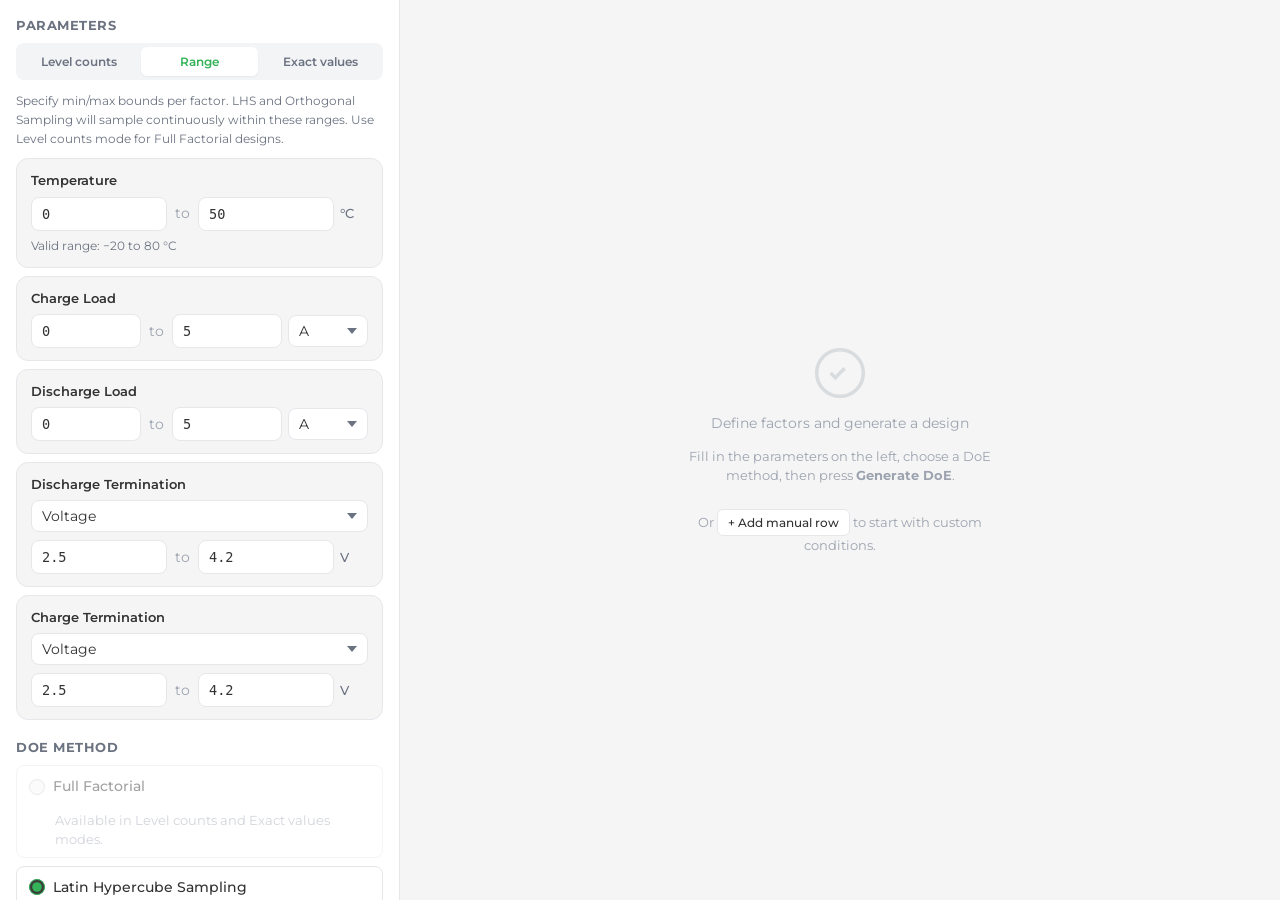
<file: doe-designer.html>
<!DOCTYPE html>
<html lang="en">
<head>
<meta charset="UTF-8" />
<meta name="viewport" content="width=device-width, initial-scale=1.0" />
<title>Degradation DoE Designer</title>
<link href="https://fonts.googleapis.com/css2?family=Montserrat:wght@400;500;600;700&display=swap" rel="stylesheet" />
<script src="https://cdn.plot.ly/plotly-3.5.0.min.js" defer></script>
<script>
'use strict';

// ── Constants ──────────────────────────────────────────────────────────────
const TEMP_MIN_ABSOLUTE = -20;
const TEMP_MAX_ABSOLUTE = 80;

const TERMINATION_UNITS = {
  'Voltage':          'V',
  'Time':             's',
  'Energy Capacity':  'Wh',
  'Charge Capacity':  'Ah',
  'SOCmin':           '%',
  'SOCmax':           '%',
};

// SOCmin is only meaningful on the discharge side; SOCmax only on the charge side.
const DISCHARGE_TERM_TYPES = ['Voltage', 'Time', 'Energy Capacity', 'Charge Capacity', 'SOCmin'];
const CHARGE_TERM_TYPES    = ['Voltage', 'Time', 'Energy Capacity', 'Charge Capacity', 'SOCmax'];

// ── Application state ──────────────────────────────────────────────────────
const state = {
  factors: {
    temperature:   { values: [], range: { min: null, max: null } },
    chargeLoad:    { values: [], unit: 'A', range: { min: null, max: null } },
    dischargeLoad: { values: [], unit: 'A', range: { min: null, max: null } },
    // Each combo: { dischargeType, dischargeValue, chargeType, chargeValue }
    termination: {
      combinations: [],
      range: {
        discharge: { type: 'Voltage', min: null, max: null },
        charge:    { type: 'Voltage', min: null, max: null },
      },
    },
  },
  method: 'lhs',
  methodParams: {
    samples:                20,
    orthogonalSubdivisions: 2,
    iOptimalModel:          'main2fi',  // 'main' | 'main2fi' | 'custom'
    iOptimalRuns:           17,         // user-editable; default = ceil(1.5 * paramCount)
    iOptimalCustomFormula:  '',         // raw user-typed formula when iOptimalModel === 'custom'
  },
  repeats:        1,
  inputMode:      'range', // 'values' | 'counts' | 'range'
  plotTab:        '3d',     // '3d' | '2d'
  highlightedRun: null,     // run number highlighted in parcoords, or null
  results:        null,     // generated runs only (algorithmic output)
  manualRuns:     [],       // user-added rows; persist across regenerates
  manualIdSeq:    0,        // monotonic counter for stable manual row IDs
  iOptimalTrace:  null,     // populated by generateIOptimal; null otherwise
};

// ── Helpers ────────────────────────────────────────────────────────────────

/**
 * Parse a comma-separated string into a sorted, deduplicated array of numbers.
 * Returns { values: number[], hadDuplicates: boolean, invalid: boolean }.
 */
function parseValueList(str) {
  if (!str || !str.trim()) {
    return { values: [], hadDuplicates: false, invalid: true };
  }
  const parts = str.split(',').map(s => s.trim()).filter(s => s !== '');
  const nums = parts.map(s => parseFloat(s));
  if (nums.some(n => isNaN(n))) {
    return { values: [], hadDuplicates: false, invalid: true };
  }
  const unique = [...new Set(nums)].sort((a, b) => a - b);
  return {
    values:        unique,
    hadDuplicates: unique.length < nums.length,
    invalid:       false,
  };
}

/** Fisher-Yates shuffle (in-place, returns array). */
function fisherYates(arr) {
  for (let i = arr.length - 1; i > 0; i--) {
    const j = Math.floor(Math.random() * (i + 1));
    [arr[i], arr[j]] = [arr[j], arr[i]];
  }
  return arr;
}

/** Format a number to at most 4 significant figures, stripping trailing zeros. */
function fmt(n) {
  return parseFloat(n.toPrecision(4)).toString();
}

/** Short human-readable label for a termination combo. */
function comboLabel(combo) {
  const du = TERMINATION_UNITS[combo.dischargeType];
  const cu = TERMINATION_UNITS[combo.chargeType];
  return `D: ${fmt(combo.dischargeValue)} ${du} / C: ${fmt(combo.chargeValue)} ${cu}`;
}

// ── Termination combination builder ───────────────────────────────────────

/**
 * Create and append one combo row to #term-combo-list.
 * combo: { dischargeType, dischargeValue, chargeType, chargeValue } (defaults to Voltage / '' / Voltage / '')
 */
function addComboRow(combo) {
  combo = combo || {
    dischargeType: 'Voltage', dischargeValue: '',
    chargeType:    'Voltage', chargeValue:    '',
  };

  const list = document.getElementById('term-combo-list');
  const row  = document.createElement('div');
  row.className = 'term-combo-row';

  // Index label (will be updated by renumberCombos)
  const idx = document.createElement('span');
  idx.className = 'combo-index';
  idx.textContent = list.children.length + 1;

  const makeCell = (sideLabelText, typeVal, numVal, typesList) => {
    const cell = document.createElement('div');
    cell.className = 'term-combo-cell';

    // Side label row (above the type selector)
    const sideLabel = document.createElement('span');
    sideLabel.className = 'combo-side-label';
    sideLabel.textContent = sideLabelText;
    cell.appendChild(sideLabel);

    // Inputs row: [type select] [value] [unit]
    const inputsRow = document.createElement('div');
    inputsRow.className = 'term-combo-cell-inputs';

    const sel = document.createElement('select');
    sel.className = 'unit-select combo-type-sel';
    typesList.forEach(t => {
      const opt = document.createElement('option');
      opt.value = t;
      opt.textContent = t;
      if (t === typeVal) opt.selected = true;
      sel.appendChild(opt);
    });

    const inp = document.createElement('input');
    inp.type = 'number';
    inp.step = 'any';
    inp.className = 'factor-input combo-val-inp';
    inp.placeholder = 'value';
    if (numVal !== '' && numVal !== null && numVal !== undefined) inp.value = numVal;

    const unit = document.createElement('span');
    unit.className = 'unit-label combo-unit-lbl';
    unit.textContent = TERMINATION_UNITS[typeVal];

    sel.addEventListener('change', () => {
      unit.textContent = TERMINATION_UNITS[sel.value];
    });

    inputsRow.appendChild(sel);
    inputsRow.appendChild(inp);
    inputsRow.appendChild(unit);
    cell.appendChild(inputsRow);
    return cell;
  };

  const removeBtn = document.createElement('button');
  removeBtn.type = 'button';
  removeBtn.className = 'btn-remove-combo';
  removeBtn.title = 'Remove combination';
  removeBtn.textContent = '✕';
  removeBtn.addEventListener('click', () => {
    row.remove();
    renumberCombos();
  });

  row.appendChild(idx);
  row.appendChild(makeCell('Discharge', combo.dischargeType, combo.dischargeValue, DISCHARGE_TERM_TYPES));
  row.appendChild(makeCell('Charge',    combo.chargeType,    combo.chargeValue,    CHARGE_TERM_TYPES));
  row.appendChild(removeBtn);

  list.appendChild(row);
}

function renumberCombos() {
  document.querySelectorAll('.term-combo-row .combo-index').forEach((el, i) => {
    el.textContent = i + 1;
  });
}

/** Read all combo rows from the DOM into state.factors.termination.combinations. */
function syncCombosFromDOM() {
  const rows = document.querySelectorAll('.term-combo-row');
  state.factors.termination.combinations = Array.from(rows).map(row => {
    const cells = row.querySelectorAll('.term-combo-cell');
    const dSel  = cells[0].querySelector('.combo-type-sel');
    const dInp  = cells[0].querySelector('.combo-val-inp');
    const cSel  = cells[1].querySelector('.combo-type-sel');
    const cInp  = cells[1].querySelector('.combo-val-inp');
    return {
      dischargeType:  dSel.value,
      dischargeValue: parseFloat(dInp.value),
      chargeType:     cSel.value,
      chargeValue:    parseFloat(cInp.value),
    };
  });
}

// ── DoE Generation ─────────────────────────────────────────────────────────

function generateFullFactorial(factors) {
  const lists = [
    factors.temperature.values,
    factors.chargeLoad.values,
    factors.dischargeLoad.values,
    factors.termination.combinations,
  ];

  let runs = [[]];
  for (const list of lists) {
    const expanded = [];
    for (const partial of runs) {
      for (const v of list) {
        expanded.push([...partial, v]);
      }
    }
    runs = expanded;
  }

  return runs.map((r, i) => ({
    run:            i + 1,
    temperature:    r[0],
    chargeLoad:     r[1],
    dischargeLoad:  r[2],
    termCombo:      r[3],
    termComboIndex: factors.termination.combinations.indexOf(r[3]) + 1,
  }));
}

function generateLHS(factors, n) {
  const numericLists = [
    factors.temperature.values,
    factors.chargeLoad.values,
    factors.dischargeLoad.values,
  ];
  const combos = factors.termination.combinations;

  const perms = [...numericLists, combos].map(
    () => fisherYates(Array.from({ length: n }, (_, i) => i))
  );

  const samples = [];
  for (let i = 0; i < n; i++) {
    const strataFn = (list, k) => {
      const stratum = perms[k][i];
      const u = (stratum + Math.random()) / n;
      return Math.min(Math.floor(u * list.length), list.length - 1);
    };

    const tIdx = strataFn(numericLists[0], 0);
    const cIdx = strataFn(numericLists[1], 1);
    const dIdx = strataFn(numericLists[2], 2);
    const tcIdx = strataFn(combos, 3);

    samples.push({
      run:            i + 1,
      temperature:    numericLists[0][tIdx],
      chargeLoad:     numericLists[1][cIdx],
      dischargeLoad:  numericLists[2][dIdx],
      termCombo:      combos[tcIdx],
      termComboIndex: tcIdx + 1,
    });
  }
  return samples;
}

/**
 * Orthogonal sampling (an LHS variant): partition the factor space into M^d
 * equally-probable subspaces, place exactly one sample per subspace, and
 * arrange the samples so each factor's N fine-strata are each used once
 * (Latin hypercube property).
 *
 * d here is the number of *varying* factors (those with more than one level).
 * Factors with a single level are held constant across every run. For d
 * varying factors the sample size is fixed at N = M^d. Each varying dimension
 * has M super-bins and N fine-bins (M^(d-1) fine-bins per super-bin). A
 * random permutation of sub-stratum indices within each super-bin guarantees
 * both the orthogonal (equal density per subspace) and Latin-hypercube
 * properties simultaneously.
 */
function generateOrthogonal(factors, M) {
  const allLists = [
    factors.temperature.values,
    factors.chargeLoad.values,
    factors.dischargeLoad.values,
    factors.termination.combinations,
  ];

  // Index each factor as "active" (varies, >1 level) or "fixed" (1 level).
  // Orthogonal sampling runs over active dimensions only.
  const activeFactorIdxs = [];
  for (let i = 0; i < allLists.length; i++) {
    if (allLists[i].length > 1) activeFactorIdxs.push(i);
  }
  const d = activeFactorIdxs.length;

  // Edge case: all factors constant → a single run using each list's one value
  if (d === 0) {
    return [{
      run:            1,
      temperature:    allLists[0][0],
      chargeLoad:     allLists[1][0],
      dischargeLoad:  allLists[2][0],
      termCombo:      allLists[3][0],
      termComboIndex: 1,
    }];
  }

  const N       = Math.pow(M, d);
  const subBins = Math.pow(M, d - 1);

  // Enumerate all M^d super-cells across the active dimensions only
  const superCells = [];
  (function build(dim, cur) {
    if (dim === d) { superCells.push([...cur]); return; }
    for (let m = 0; m < M; m++) { cur[dim] = m; build(dim + 1, cur); }
  })(0, new Array(d));

  // For each active dimension: assign each super-cell a unique fine-bin in
  // [0..N) such that cells sharing a super-bin m get fine-bins in
  // [m*subBins .. (m+1)*subBins). Preserves the Latin hypercube property.
  const fineBins = [];
  for (let dim = 0; dim < d; dim++) {
    const cellsByBin = Array.from({ length: M }, () => []);
    superCells.forEach((sc, idx) => cellsByBin[sc[dim]].push(idx));

    const dimFineBins = new Array(superCells.length);
    for (let m = 0; m < M; m++) {
      const perm = fisherYates(Array.from({ length: subBins }, (_, i) => i));
      cellsByBin[m].forEach((cellIdx, i) => {
        dimFineBins[cellIdx] = m * subBins + perm[i];
      });
    }
    fineBins.push(dimFineBins);
  }

  // Pick a list index for each factor on each sample. Fixed factors always
  // return 0; active factors are stratified-sampled via their fine-bin.
  const pickListIdx = (factorIdx, sampleIdx) => {
    const list = allLists[factorIdx];
    if (list.length <= 1) return 0;
    const activeDim = activeFactorIdxs.indexOf(factorIdx);
    const bin = fineBins[activeDim][sampleIdx];
    const u   = (bin + Math.random()) / N;
    return Math.min(Math.floor(u * list.length), list.length - 1);
  };

  return superCells.map((_, i) => {
    const tIdx  = pickListIdx(0, i);
    const cIdx  = pickListIdx(1, i);
    const dIdx  = pickListIdx(2, i);
    const tcIdx = pickListIdx(3, i);
    return {
      run:            i + 1,
      temperature:    allLists[0][tIdx],
      chargeLoad:     allLists[1][cIdx],
      dischargeLoad:  allLists[2][dIdx],
      termCombo:      allLists[3][tcIdx],
      termComboIndex: tcIdx + 1,
    };
  });
}

/**
 * Continuous orthogonal sampler. Mirrors generateOrthogonal's bin assignment
 * over active dimensions, but maps the fine-bin index to a continuous value
 * via the bin midpoint: value = lo + ((bin + 0.5) / N) * (hi - lo).
 *
 * d = number of factors with min < max
 * N = M^d total runs, subBins = M^(d-1)
 */
function generateOrthogonalContinuous(factors, M) {
  const r = factors.termination.range;
  const dims = [
    { key: 'temperature',        lo: factors.temperature.range.min,    hi: factors.temperature.range.max    },
    { key: 'chargeLoad',         lo: factors.chargeLoad.range.min,     hi: factors.chargeLoad.range.max     },
    { key: 'dischargeLoad',      lo: factors.dischargeLoad.range.min,  hi: factors.dischargeLoad.range.max  },
    { key: 'dischargeTermValue', lo: r.discharge.min,                  hi: r.discharge.max                  },
    { key: 'chargeTermValue',    lo: r.charge.min,                     hi: r.charge.max                     },
  ];

  const activeIdxs = [];
  dims.forEach((d, i) => {
    if (Number.isFinite(d.lo) && Number.isFinite(d.hi) && d.lo < d.hi) activeIdxs.push(i);
  });
  const d = activeIdxs.length;

  // All factors pinned: emit a single run with each lo (== hi).
  if (d === 0) {
    const row = {
      run:               1,
      dischargeTermType: r.discharge.type,
      chargeTermType:    r.charge.type,
    };
    dims.forEach(dim => { row[dim.key] = dim.lo; });
    return [row];
  }

  const N       = Math.pow(M, d);
  const subBins = Math.pow(M, d - 1);

  // Enumerate M^d super-cells across active dims only
  const superCells = [];
  (function build(dim, cur) {
    if (dim === d) { superCells.push([...cur]); return; }
    for (let m = 0; m < M; m++) { cur[dim] = m; build(dim + 1, cur); }
  })(0, new Array(d));

  // For each active dim: assign each super-cell a unique fine-bin in
  // [m*subBins .. (m+1)*subBins). Preserves the LHS property.
  const fineBins = [];
  for (let dim = 0; dim < d; dim++) {
    const cellsByBin = Array.from({ length: M }, () => []);
    superCells.forEach((sc, idx) => cellsByBin[sc[dim]].push(idx));

    const dimFineBins = new Array(superCells.length);
    for (let m = 0; m < M; m++) {
      const perm = fisherYates(Array.from({ length: subBins }, (_, i) => i));
      cellsByBin[m].forEach((cellIdx, i) => {
        dimFineBins[cellIdx] = m * subBins + perm[i];
      });
    }
    fineBins.push(dimFineBins);
  }

  return superCells.map((_, i) => {
    const row = {
      run:               i + 1,
      dischargeTermType: r.discharge.type,
      chargeTermType:    r.charge.type,
    };
    dims.forEach((dim, fIdx) => {
      const activeDim = activeIdxs.indexOf(fIdx);
      if (activeDim === -1) {
        row[dim.key] = dim.lo;  // held constant
      } else {
        const bin = fineBins[activeDim][i];
        const u   = (bin + 0.5) / N;
        row[dim.key] = dim.lo + u * (dim.hi - dim.lo);
      }
    });
    return row;
  });
}

/**
 * Continuous LHS sampler used in Range mode. For each active factor
 * (range with min < max), shuffle [0..n-1] independently; sample i picks the
 * permuted stratum index s for that factor and uses its midpoint as the
 * value: lo + ((s + 0.5) / n) * (hi - lo). Held-constant factors (min == max)
 * emit that single value on every run.
 */
function generateLHSContinuous(factors, n) {
  const r = factors.termination.range;
  const dims = [
    { key: 'temperature',        lo: factors.temperature.range.min,    hi: factors.temperature.range.max    },
    { key: 'chargeLoad',         lo: factors.chargeLoad.range.min,     hi: factors.chargeLoad.range.max     },
    { key: 'dischargeLoad',      lo: factors.dischargeLoad.range.min,  hi: factors.dischargeLoad.range.max  },
    { key: 'dischargeTermValue', lo: r.discharge.min,                  hi: r.discharge.max                  },
    { key: 'chargeTermValue',    lo: r.charge.min,                     hi: r.charge.max                     },
  ];

  // Build per-dimension permutations only for active dims; held-constant dims need no permutation.
  const perms = dims.map(d => {
    const active = Number.isFinite(d.lo) && Number.isFinite(d.hi) && d.lo < d.hi;
    return active ? fisherYates(Array.from({ length: n }, (_, i) => i)) : null;
  });

  const samples = [];
  for (let i = 0; i < n; i++) {
    const row = {
      run:               i + 1,
      dischargeTermType: r.discharge.type,
      chargeTermType:    r.charge.type,
    };
    dims.forEach((d, k) => {
      if (perms[k] === null) {
        row[d.key] = d.lo;  // held constant (= hi)
      } else {
        const s = perms[k][i];
        const u = (s + 0.5) / n;
        row[d.key] = d.lo + u * (d.hi - d.lo);
      }
    });
    samples.push(row);
  }
  return samples;
}

// ── I-Optimal helpers ──────────────────────────────────────────────────────

/**
 * Compute determinant and inverse of a small square matrix using Gauss-Jordan
 * elimination with partial pivoting. Returns { det, inv } where inv is null
 * and det is 0 if the matrix is singular (or near-singular within 1e-12).
 *
 * Sized for the small p × p (X'X) matrices used in I-Optimal (p ≤ 22 in this
 * project). For these sizes, Gauss-Jordan is fast (~30 µs at p=11) and clearer
 * than separate LU + back-substitution code.
 */
function detAndInverse(A) {
  const n = A.length;
  const M = A.map((row, i) => {
    const aug = row.slice();
    for (let j = 0; j < n; j++) aug.push(i === j ? 1 : 0);
    return aug;
  });
  let det = 1;
  for (let k = 0; k < n; k++) {
    let maxAbs = Math.abs(M[k][k]);
    let maxRow = k;
    for (let i = k + 1; i < n; i++) {
      if (Math.abs(M[i][k]) > maxAbs) { maxAbs = Math.abs(M[i][k]); maxRow = i; }
    }
    if (maxRow !== k) {
      [M[k], M[maxRow]] = [M[maxRow], M[k]];
      det = -det;
    }
    const pivot = M[k][k];
    if (Math.abs(pivot) < 1e-12) return { det: 0, inv: null };
    det *= pivot;
    for (let j = 0; j < 2 * n; j++) M[k][j] /= pivot;
    for (let i = 0; i < n; i++) {
      if (i === k) continue;
      const factor = M[i][k];
      if (factor === 0) continue;
      for (let j = 0; j < 2 * n; j++) M[i][j] -= factor * M[k][j];
    }
  }
  const inv = M.map(row => row.slice(n));
  return { det, inv };
}

/**
 * Returns the indices (into the canonical 4-factor list) of factors that have
 * more than one level / value / combination — i.e. the factors that contribute
 * meaningfully to the model. Held-constant factors are excluded.
 *
 * Canonical order: [temperature, chargeLoad, dischargeLoad, termination].
 */
function getActiveFactorIndices(factors) {
  const lengths = [
    factors.temperature.values.length,
    factors.chargeLoad.values.length,
    factors.dischargeLoad.values.length,
    factors.termination.combinations.length,
  ];
  const active = [];
  for (let i = 0; i < lengths.length; i++) {
    if (lengths[i] > 1) active.push(i);
  }
  return active;
}

/**
 * Build the Cartesian-product candidate set of all factor values. Each entry
 * is a partial run object with the same shape that generateFullFactorial
 * produces (so downstream display code works unchanged).
 *
 * For values mode, each entry includes both the raw `termCombo` object and
 * the 1-indexed `termComboIndex`. Counts mode just uses level integers.
 */
function buildCandidateSet(factors) {
  const temps = factors.temperature.values;
  const cls   = factors.chargeLoad.values;
  const dls   = factors.dischargeLoad.values;
  const tcs   = factors.termination.combinations;
  const out = [];
  for (const t of temps) {
    for (const cl of cls) {
      for (const dl of dls) {
        for (let ti = 0; ti < tcs.length; ti++) {
          out.push({
            temperature:    t,
            chargeLoad:     cl,
            dischargeLoad:  dl,
            termCombo:      tcs[ti],
            termComboIndex: ti + 1,
          });
        }
      }
    }
  }
  return out;
}

/**
 * Encode a candidate row as one row of the model matrix used by I-Optimal.
 *
 * Numeric and ordinal-treated factors are min/max scaled to [-1, 1]:
 *   coded = 2 * (raw - min) / (max - min) - 1
 *
 * The termination factor is treated as numeric ordinal: its raw value is
 * `termComboIndex` (1..L). Held-constant factors (only one level) contribute
 * no column — their coded value would be 0 across all candidates.
 *
 * Returns a function that maps a candidate row to its encoded model-matrix
 * row vector. The function captures the per-factor min/max so it doesn't
 * recompute them per candidate.
 */
function makeRowEncoder(factors, modelForm, activeIdxs, customTerms = null, quadIdxs = null) {
  const lists = [
    factors.temperature.values,
    factors.chargeLoad.values,
    factors.dischargeLoad.values,
    factors.termination.combinations.map((_, i) => i + 1),  // 1..L
  ];
  const rawAccessors = [
    r => r.temperature,
    r => r.chargeLoad,
    r => r.dischargeLoad,
    r => r.termComboIndex,
  ];
  const ranges = lists.map(l => {
    const lo = Math.min(...l);
    const hi = Math.max(...l);
    return { lo, hi };
  });
  const code = (raw, idx) => {
    const { lo, hi } = ranges[idx];
    if (hi === lo) return 0;  // held constant — caller should skip this column
    return 2 * (raw - lo) / (hi - lo) - 1;
  };

  return function encodeRow(candidate) {
    if (modelForm === 'custom') {
      const coded = [
        code(rawAccessors[0](candidate), 0),
        code(rawAccessors[1](candidate), 1),
        code(rawAccessors[2](candidate), 2),
        code(rawAccessors[3](candidate), 3),
      ];
      const row = [1];  // intercept
      for (const term of (customTerms || [])) {
        let v = 1;
        for (let k = 0; k < 4; k++) {
          if (term.powers[k] === 0) continue;
          v *= Math.pow(coded[k], term.powers[k]);
        }
        row.push(v);
      }
      return row;
    }
    const codedActive = activeIdxs.map(idx => code(rawAccessors[idx](candidate), idx));
    const row = [1];  // intercept
    for (const v of codedActive) row.push(v);
    if (modelForm === 'main2fi' || modelForm === 'main2fiQuad') {
      for (let i = 0; i < codedActive.length; i++) {
        for (let j = i + 1; j < codedActive.length; j++) {
          row.push(codedActive[i] * codedActive[j]);
        }
      }
    }
    if (modelForm === 'main2fiQuad' && quadIdxs) {
      for (const fi of quadIdxs) {
        const pos = activeIdxs.indexOf(fi);
        if (pos >= 0) {
          const v = codedActive[pos];
          row.push(v * v);
        }
      }
    }
    return row;
  };
}

/**
 * Encode every candidate as a row of the model matrix. Returns an array of
 * arrays, sized |C| × p. p = 1 + activeCount  for 'main',
 *                       1 + activeCount + C(activeCount, 2)  for 'main2fi'.
 */
function encodeAsModelMatrix(candidates, factors, modelForm, activeIdxs, customTerms = null, quadIdxs = null) {
  const encodeRow = makeRowEncoder(factors, modelForm, activeIdxs, customTerms, quadIdxs);
  return candidates.map(encodeRow);
}

/**
 * Indices (into the canonical 4-factor list) of factors that have ≥3 distinct
 * levels — i.e. the factors that can support a quadratic (x²) column without
 * collapsing to the constant 1 (which would be collinear with the intercept).
 */
function getQuadFactorIndices(factors) {
  const lengths = [
    factors.temperature.values.length,
    factors.chargeLoad.values.length,
    factors.dischargeLoad.values.length,
    factors.termination.combinations.length,
  ];
  const out = [];
  for (let i = 0; i < 4; i++) if (lengths[i] >= 3) out.push(i);
  return out;
}

/** Number of model parameters for the given config. */
function iOptimalParamCount(modelForm, activeCount, customTerms = null, quadCount = 0) {
  if (modelForm === 'custom') {
    return 1 + (customTerms ? customTerms.length : 0);
  }
  const base = 1 + activeCount;
  if (modelForm === 'main') return base;
  const twofi = base + (activeCount * (activeCount - 1)) / 2;
  if (modelForm === 'main2fi') return twofi;
  if (modelForm === 'main2fiQuad') return twofi + quadCount;
  return base;
}

/**
 * Parse a user-typed I-Optimal model formula into a list of terms.
 *
 * Grammar (case-insensitive on names):
 *   formula  := term ((',' | '+') term)*
 *   term     := factorPow ('*' factorPow)*
 *   factorPow:= name ('^' integer)?
 *   name     := 'Temp' | 'CL' | 'DL' | 'Term'
 *
 * The intercept is implicit and never written. Whitespace is ignored.
 * Each term becomes a coded model column whose value is the product of the
 * coded factor values raised to the specified powers. Returns
 * { terms } on success or { error } on the first parse / validation failure.
 *
 * Validation rules:
 *  - all referenced factor names must be one of {Temp, CL, DL, Term}
 *  - referenced factors must be active (more than one level)
 *  - no powers ≥ 2 on factors with fewer than 3 distinct levels
 *    (with only 2 levels coded ±1, x² is constant and collinear with intercept)
 *  - no duplicate terms (same powers vector)
 */
function parseCustomModel(input, factors) {
  const NAMES = ['Temp', 'CL', 'DL', 'Term'];
  const NAMES_LC = NAMES.map(n => n.toLowerCase());
  const lengths = [
    factors.temperature.values.length,
    factors.chargeLoad.values.length,
    factors.dischargeLoad.values.length,
    factors.termination.combinations.length,
  ];

  const raw = (input || '').trim();
  if (raw === '') {
    return { error: 'Custom model: enter at least one term (e.g. "Temp, CL, DL, CL*DL").' };
  }

  const pieces = raw.split(/[,+]/).map(s => s.trim()).filter(s => s.length > 0);
  if (pieces.length === 0) {
    return { error: 'Custom model: no terms found.' };
  }

  const terms = [];
  const seen = new Map();  // powers-key -> canonical label of the prior occurrence

  for (const piece of pieces) {
    const factorTokens = piece.split('*').map(s => s.trim());
    if (factorTokens.some(t => t === '')) {
      return { error: `Custom model: malformed term "${piece}" (check for stray "*").` };
    }
    const powers = [0, 0, 0, 0];
    for (const tok of factorTokens) {
      let name, kStr;
      const caretIdx = tok.indexOf('^');
      if (caretIdx >= 0) {
        name = tok.slice(0, caretIdx).trim();
        kStr = tok.slice(caretIdx + 1).trim();
      } else {
        name = tok;
        kStr = '1';
      }
      const idx = NAMES_LC.indexOf(name.toLowerCase());
      if (idx < 0) {
        return { error: `Custom model: unknown factor "${name}" in term "${piece}". Use Temp, CL, DL, or Term.` };
      }
      if (!/^\d+$/.test(kStr)) {
        return { error: `Custom model: invalid power "${kStr}" in term "${piece}". Powers must be positive integers.` };
      }
      const k = parseInt(kStr, 10);
      if (k < 1) {
        return { error: `Custom model: power must be ≥ 1 in term "${piece}".` };
      }
      powers[idx] += k;
    }

    if (powers.every(p => p === 0)) {
      return { error: `Custom model: term "${piece}" is empty.` };
    }

    for (let i = 0; i < 4; i++) {
      if (powers[i] === 0) continue;
      if (lengths[i] <= 1) {
        return { error: `Custom model: term "${piece}" references ${NAMES[i]}, which is held constant (only one level).` };
      }
      if (powers[i] >= 2 && lengths[i] < 3) {
        return { error: `Custom model: term "${piece}" uses ${NAMES[i]}^${powers[i]}, but ${NAMES[i]} has only ${lengths[i]} level(s). Squared (or higher) terms need ≥3 distinct levels.` };
      }
    }

    const labelParts = [];
    for (let i = 0; i < 4; i++) {
      if (powers[i] === 0) continue;
      labelParts.push(powers[i] === 1 ? NAMES[i] : `${NAMES[i]}^${powers[i]}`);
    }
    const canonical = labelParts.join('*');
    const key = powers.join(',');
    if (seen.has(key)) {
      return { error: `Custom model: duplicate term "${piece}" (already specified as "${seen.get(key)}").` };
    }
    seen.set(key, canonical);
    terms.push({ powers, label: canonical });
  }

  return { terms };
}

/**
 * Build the moments matrix W = (1/|C|) · M' · M for the I-optimal criterion.
 * W is the candidate-set average of f(c)·f(c)' across the full candidate
 * model matrix M (|C| × p). Used as the discrete approximation of the
 * integrated prediction-variance integral.
 *
 * Returns a p × p symmetric positive-semidefinite matrix.
 */
function computeMomentsMatrix(M) {
  const C = M.length;
  const p = M[0].length;
  const W = Array.from({ length: p }, () => new Array(p).fill(0));
  for (const row of M) {
    for (let i = 0; i < p; i++) {
      const ri = row[i];
      for (let j = 0; j < p; j++) {
        W[i][j] += ri * row[j];
      }
    }
  }
  for (let i = 0; i < p; i++) {
    for (let j = 0; j < p; j++) {
      W[i][j] /= C;
    }
  }
  return W;
}

/**
 * Single-restart Fedorov exchange. Starts from a random distinct subset of
 * candidate indices, then repeatedly swaps one current row out for a
 * non-included candidate that improves the chosen criterion.
 *
 * - criterion 'D': maximises |X'X|.   Δ = (1+α_j)(1−α_i) + γ² − 1, want Δ > 0.
 * - criterion 'I': minimises trace((X'X)^-1 · W).
 *     Δ = η_i/(1−α_i) − v²/denom, want Δ < 0.
 *     v² = η_j + 2ρ·η_ij + ρ²·η_i,  ρ = γ/(1−α_i),
 *     denom = 1 + α_j + γ²/(1−α_i),
 *     η_i = x_i'·B·x_i, η_j = x_j'·B·x_j, η_ij = x_i'·B·x_j, B = A·W·A.
 *
 * W is required when criterion === 'I' (passed in from the caller, computed
 * once per Generate). Ignored when criterion === 'D'.
 *
 * Returns { design, det, trace }:
 *   - design: array of N candidate indices (or null on every-restart-singular)
 *   - det:    final |X'X| (always populated)
 *   - trace:  final trace((X'X)^-1 · W) (populated only for criterion 'I')
 */
function fedorovExchange(candidatesM, N, criterion = 'D', W = null) {
  const C = candidatesM.length;
  const p = candidatesM[0].length;
  const MAX_ITER         = 100;
  const MAX_SINGULAR     = 20;
  const EPS              = 1e-9;
  const SINGULAR_DET_EPS = 1e-12;

  function pickRandomIndices() {
    const all = Array.from({ length: C }, (_, i) => i);
    fisherYates(all);
    return all.slice(0, N);
  }

  function gramian(X) {
    const G = Array.from({ length: p }, () => new Array(p).fill(0));
    for (const row of X) {
      for (let i = 0; i < p; i++) {
        const ri = row[i];
        for (let j = 0; j < p; j++) {
          G[i][j] += ri * row[j];
        }
      }
    }
    return G;
  }

  // x' M y  for vectors x, y and p × p matrix M
  function bilinear(x, M, y) {
    let s = 0;
    for (let i = 0; i < p; i++) {
      let row = 0;
      for (let k = 0; k < p; k++) row += M[i][k] * y[k];
      s += x[i] * row;
    }
    return s;
  }

  // Compute B = A · W · A (only used for criterion 'I'). Returns p × p.
  function computeB(A, W) {
    const AW = Array.from({ length: p }, () => new Array(p).fill(0));
    for (let i = 0; i < p; i++) {
      for (let k = 0; k < p; k++) {
        const aik = A[i][k];
        if (aik === 0) continue;
        for (let j = 0; j < p; j++) AW[i][j] += aik * W[k][j];
      }
    }
    const B = Array.from({ length: p }, () => new Array(p).fill(0));
    for (let i = 0; i < p; i++) {
      for (let k = 0; k < p; k++) {
        const ak = AW[i][k];
        if (ak === 0) continue;
        for (let j = 0; j < p; j++) B[i][j] += ak * A[k][j];
      }
    }
    return B;
  }

  // trace(A · W) — used only for criterion 'I' to report the final value
  function traceProd(A, W) {
    let t = 0;
    for (let i = 0; i < p; i++) {
      let s = 0;
      for (let k = 0; k < p; k++) s += A[i][k] * W[k][i];
      t += s;
    }
    return t;
  }

  let attempts = 0;
  while (attempts < MAX_SINGULAR) {
    const design = pickRandomIndices();
    let X = design.map(i => candidatesM[i]);
    let { det, inv } = detAndInverse(gramian(X));
    if (Math.abs(det) < SINGULAR_DET_EPS || inv === null) { attempts++; continue; }

    for (let iter = 0; iter < MAX_ITER; iter++) {
      let bestDelta;
      let bestI = -1, bestJ = -1;

      const inDesign = new Set(design);

      if (criterion === 'D') {
        bestDelta = EPS;
        for (let i = 0; i < N; i++) {
          const xi = X[i];
          const d_ii = bilinear(xi, inv, xi);
          for (let j = 0; j < C; j++) {
            if (inDesign.has(j)) continue;
            const xj = candidatesM[j];
            const d_jj = bilinear(xj, inv, xj);
            const d_ij = bilinear(xi, inv, xj);
            const delta = (1 + d_jj) * (1 - d_ii) + d_ij * d_ij - 1;
            if (delta > bestDelta) {
              bestDelta = delta;
              bestI = i;
              bestJ = j;
            }
          }
        }
      } else {
        // criterion === 'I'
        const B = computeB(inv, W);
        bestDelta = -EPS;
        for (let i = 0; i < N; i++) {
          const xi = X[i];
          const alpha_i = bilinear(xi, inv, xi);
          if (1 - alpha_i <= SINGULAR_DET_EPS) continue;
          const eta_i = bilinear(xi, B, xi);
          for (let j = 0; j < C; j++) {
            if (inDesign.has(j)) continue;
            const xj = candidatesM[j];
            const alpha_j = bilinear(xj, inv, xj);
            const gamma   = bilinear(xi, inv, xj);
            const eta_j   = bilinear(xj, B, xj);
            const eta_ij  = bilinear(xi, B, xj);
            const rho     = gamma / (1 - alpha_i);
            const v2      = eta_j + 2 * rho * eta_ij + rho * rho * eta_i;
            const denom   = 1 + alpha_j + (gamma * gamma) / (1 - alpha_i);
            const delta   = eta_i / (1 - alpha_i) - v2 / denom;
            if (delta < bestDelta) {
              bestDelta = delta;
              bestI = i;
              bestJ = j;
            }
          }
        }
      }

      if (bestI === -1) break;
      design[bestI] = bestJ;
      X[bestI] = candidatesM[bestJ];
      const next = detAndInverse(gramian(X));
      if (Math.abs(next.det) < SINGULAR_DET_EPS || next.inv === null) {
        const trace = (criterion === 'I' && next.inv !== null) ? traceProd(next.inv, W) : 0;
        return { design: design.slice(), det: next.det, trace };
      }
      det = next.det;
      inv = next.inv;
    }

    const trace = criterion === 'I' ? traceProd(inv, W) : 0;
    return { design: design.slice(), det, trace };
  }

  return { design: null, det: 0, trace: 0 };
}

/**
 * I-Optimal Design entry point. Runs five Fedorov-exchange restarts and
 * keeps the design with the smallest trace((X'X)^-1 · W).
 *
 * Returns { runs, trace }:
 *   - runs:  Array of run objects matching the Full Factorial schema, so
 *            renderTable / renderParCoords / downloadCSV / computePlotAxis
 *            work without modification.
 *   - trace: Final I-criterion value = trace((X'X)^-1 · W) for the chosen
 *            design. Used to surface the average prediction variance in the
 *            summary row.
 *
 * Throws an Error if every restart hits a singular start — caller should
 * surface this as a validation-style error.
 */
function generateIOptimal(factors, modelForm, N, customTerms = null) {
  const NUM_RESTARTS = 5;

  const activeIdxs = getActiveFactorIndices(factors);
  if (activeIdxs.length === 0) {
    throw new Error('I-Optimal: at least one factor must have more than one level.');
  }
  const C = buildCandidateSet(factors);
  if (N > C.length) {
    throw new Error(`I-Optimal: requested ${N} runs exceeds the ${C.length} candidate points; I-Optimal cannot pick more rows than exist in the Cartesian product of the factor values.`);
  }
  const activeQuadIdxs = getQuadFactorIndices(factors).filter(i => activeIdxs.includes(i));
  const p = iOptimalParamCount(modelForm, activeIdxs.length, customTerms, activeQuadIdxs.length);
  if (N < p) {
    throw new Error(`I-Optimal: number of runs (N=${N}) must be ≥ N model parameters (p=${p}).`);
  }

  const M = encodeAsModelMatrix(C, factors, modelForm, activeIdxs, customTerms, activeQuadIdxs);
  const W = computeMomentsMatrix(M);

  let bestDesign = null;
  let bestTrace  = Infinity;
  for (let r = 0; r < NUM_RESTARTS; r++) {
    const result = fedorovExchange(M, N, 'I', W);
    if (result.design !== null && result.trace < bestTrace) {
      bestDesign = result.design;
      bestTrace  = result.trace;
    }
  }
  if (bestDesign === null) {
    throw new Error('I-Optimal: could not find a non-singular starting design — try increasing run count or reducing model complexity.');
  }

  const runs = bestDesign.map((idx, i) => ({
    run:            i + 1,
    temperature:    C[idx].temperature,
    chargeLoad:     C[idx].chargeLoad,
    dischargeLoad:  C[idx].dischargeLoad,
    termCombo:      C[idx].termCombo,
    termComboIndex: C[idx].termComboIndex,
  }));
  return { runs, trace: bestTrace };
}

// ── Validation ─────────────────────────────────────────────────────────────

/**
 * Range-mode factor validation. Pushes user-facing error strings into errors[].
 * Each factor must have both min and max as finite numbers with min <= max,
 * and within type-specific bounds.
 */
function validateRangeFactors(f, errors) {
  const checkBounds = (label, range, opts) => {
    const { min, max } = range;
    if (min === null || min === undefined || !Number.isFinite(min)) {
      errors.push(`${label}: please enter a numeric minimum.`);
      return;
    }
    if (max === null || max === undefined || !Number.isFinite(max)) {
      errors.push(`${label}: please enter a numeric maximum.`);
      return;
    }
    if (min > max) {
      errors.push(`${label}: minimum (${min}) must be ≤ maximum (${max}).`);
      return;
    }
    if (opts.absMin !== undefined && min < opts.absMin) {
      errors.push(`${label}: minimum ${min} is below the allowed lower bound ${opts.absMin}${opts.unit ? ' ' + opts.unit : ''}.`);
    }
    if (opts.absMax !== undefined && max > opts.absMax) {
      errors.push(`${label}: maximum ${max} is above the allowed upper bound ${opts.absMax}${opts.unit ? ' ' + opts.unit : ''}.`);
    }
  };

  checkBounds('Temperature', f.temperature.range, {
    absMin: TEMP_MIN_ABSOLUTE, absMax: TEMP_MAX_ABSOLUTE, unit: '°C',
  });
  checkBounds('Charge Load',    f.chargeLoad.range,    { absMin: 0 });
  checkBounds('Discharge Load', f.dischargeLoad.range, { absMin: 0 });

  const termOpts = type => {
    if (type === 'SOCmin' || type === 'SOCmax') return { absMin: 0, absMax: 100, unit: '%' };
    return { absMin: 0 };
  };

  const dRange = f.termination.range.discharge;
  const cRange = f.termination.range.charge;
  checkBounds(`Discharge Termination (${dRange.type})`, dRange, termOpts(dRange.type));
  checkBounds(`Charge Termination (${cRange.type})`,    cRange, termOpts(cRange.type));

  // Strict positivity check for non-SOC termination values
  const strictPos = type => type !== 'SOCmin' && type !== 'SOCmax';
  if (strictPos(dRange.type) && Number.isFinite(dRange.min) && dRange.min <= 0) {
    errors.push(`Discharge Termination (${dRange.type}): minimum must be > 0.`);
  }
  if (strictPos(cRange.type) && Number.isFinite(cRange.min) && cRange.min <= 0) {
    errors.push(`Charge Termination (${cRange.type}): minimum must be > 0.`);
  }
}

function validateInputs() {
  const errors = [];
  const warnings = [];
  const f = state.factors;
  const isCounts = state.inputMode === 'counts';
  const isRange  = state.inputMode === 'range';

  if (isRange) {
    validateRangeFactors(f, errors);
  } else if (isCounts) {
    const countChecks = [
      ['Temperature levels',   f.temperature.values.length],
      ['Charge load levels',   f.chargeLoad.values.length],
      ['Discharge load levels', f.dischargeLoad.values.length],
      ['Termination levels',   f.termination.combinations.length],
    ];
    countChecks.forEach(([name, n]) => {
      if (n < 1) errors.push(`${name}: must be at least 1.`);
    });
  } else {
    // Temperature
    if (f.temperature.values.length === 0) {
      errors.push('Temperature: please enter at least one value.');
    } else {
      const outOfRange = f.temperature.values.filter(
        v => v < TEMP_MIN_ABSOLUTE || v > TEMP_MAX_ABSOLUTE
      );
      if (outOfRange.length > 0) {
        errors.push(
          `Temperature: values ${outOfRange.join(', ')} °C are outside the allowed range [${TEMP_MIN_ABSOLUTE}, ${TEMP_MAX_ABSOLUTE}] °C.`
        );
      }
    }

    if (f.chargeLoad.values.length === 0) {
      errors.push('Charge Load: please enter at least one value.');
    }

    if (f.dischargeLoad.values.length === 0) {
      errors.push('Discharge Load: please enter at least one value.');
    }

    // Termination combinations
    if (f.termination.combinations.length === 0) {
      errors.push('Termination Combinations: please add at least one combination.');
    } else {
      f.termination.combinations.forEach((c, i) => {
        if (isNaN(c.dischargeValue)) {
          errors.push(`Termination Combination ${i + 1}: discharge value is missing or invalid.`);
        }
        if (isNaN(c.chargeValue)) {
          errors.push(`Termination Combination ${i + 1}: charge value is missing or invalid.`);
        }
      });
    }
  }

  // Repeats
  if (!Number.isInteger(state.repeats) || state.repeats < 1) {
    errors.push('Repeats per condition: must be an integer ≥ 1.');
  }

  // Method-specific
  if (state.method === 'lhs') {
    const n = state.methodParams.samples;
    if (!Number.isInteger(n) || n < 2) {
      errors.push('LHS: number of samples must be an integer ≥ 2.');
    }
  }

  if (state.method === 'orthogonal') {
    const M = state.methodParams.orthogonalSubdivisions;
    if (!Number.isInteger(M) || M < 2) {
      errors.push('Orthogonal Sampling: subdivisions per factor must be an integer ≥ 2.');
    } else {
      let activeCount;
      if (isRange) {
        const r = f.termination.range;
        activeCount = [
          [f.temperature.range.min,    f.temperature.range.max],
          [f.chargeLoad.range.min,     f.chargeLoad.range.max],
          [f.dischargeLoad.range.min,  f.dischargeLoad.range.max],
          [r.discharge.min,            r.discharge.max],
          [r.charge.min,               r.charge.max],
        ].filter(([lo, hi]) => Number.isFinite(lo) && Number.isFinite(hi) && lo < hi).length;
      } else {
        activeCount = [
          f.temperature.values.length,
          f.chargeLoad.values.length,
          f.dischargeLoad.values.length,
          f.termination.combinations.length,
        ].filter(len => len > 1).length;
      }
      const N = activeCount === 0 ? 1 : Math.pow(M, activeCount);
      if (N > 10000) {
        errors.push(
          `Orthogonal Sampling: M^${activeCount} = ${N.toLocaleString()} runs exceeds the 10,000 run limit.`
        );
      } else if (N > 500) {
        warnings.push(
          `Orthogonal Sampling: this configuration will produce ${N.toLocaleString()} runs.`
        );
      }
    }
  }

  if (state.method === 'iOptimal') {
    const N = state.methodParams.iOptimalRuns;
    if (!Number.isInteger(N) || N < 1) {
      errors.push('I-Optimal: number of runs must be a positive integer.');
    } else {
      const activeIdxs = getActiveFactorIndices(f);
      if (activeIdxs.length === 0) {
        errors.push('I-Optimal: at least one factor must have more than one level.');
      } else {
        let customTerms = null;
        if (state.methodParams.iOptimalModel === 'custom') {
          const parsed = parseCustomModel(state.methodParams.iOptimalCustomFormula, f);
          if (parsed.error) {
            errors.push(parsed.error);
          } else {
            customTerms = parsed.terms;
          }
        }
        const activeQuadIdxs = getQuadFactorIndices(f).filter(i => activeIdxs.includes(i));
        if (state.methodParams.iOptimalModel === 'main2fiQuad' && activeQuadIdxs.length === 0) {
          warnings.push(
            'I-Optimal: model includes quadratic terms but no active factor has ≥3 distinct levels — quadratic columns will be skipped, so the design is effectively main + 2FI.'
          );
        }
        const p = iOptimalParamCount(state.methodParams.iOptimalModel, activeIdxs.length, customTerms, activeQuadIdxs.length);
        if (state.methodParams.iOptimalModel !== 'custom' || customTerms !== null) {
          if (N < p) {
            errors.push(
              `I-Optimal: number of runs (N=${N}) must be ≥ N model parameters (p=${p}) — increase runs or switch to a smaller model.`
            );
          }
        }
        const candidateCount =
          f.temperature.values.length *
          f.chargeLoad.values.length *
          f.dischargeLoad.values.length *
          f.termination.combinations.length;
        if (N > candidateCount) {
          errors.push(
            `I-Optimal: requested ${N} runs exceeds the ${candidateCount.toLocaleString()} candidate points; I-Optimal cannot pick more rows than exist in the Cartesian product of the factor values.`
          );
        } else if (candidateCount > 0 && N > 0.5 * candidateCount) {
          warnings.push(
            `I-Optimal: requested >50% of the candidate points (${N}/${candidateCount.toLocaleString()}) — at this density the design approaches full factorial. Consider reducing N or using Full Factorial.`
          );
        }
        if (N > 100) {
          warnings.push(
            `I-Optimal: ${N} runs is large — consider whether a screening design (LHS in Range mode) would suit better.`
          );
        }
      }
    }
  }

  if (state.method === 'fullFactorial') {
    const lengths = [
      f.temperature.values.length,
      f.chargeLoad.values.length,
      f.dischargeLoad.values.length,
      f.termination.combinations.length,
    ];
    if (lengths.every(l => l > 0)) {
      const totalRuns = lengths.reduce((a, b) => a * b, 1);
      if (totalRuns > 10000) {
        errors.push(
          `Full Factorial: this configuration would produce ${totalRuns.toLocaleString()} runs, which exceeds the 10,000 run limit.`
        );
      } else if (totalRuns > 500) {
        warnings.push(
          `Full Factorial: this configuration will produce ${totalRuns.toLocaleString()} runs.`
        );
      }
    }
  }

  return { errors, warnings };
}

// ── Dispatcher ─────────────────────────────────────────────────────────────

function validateAndGenerate() {
  syncStateFromDOM();

  const { errors, warnings } = validateInputs();
  const errContainer = document.getElementById('validation-errors');
  errContainer.innerHTML = '';

  if (warnings.length > 0) {
    const ul = document.createElement('ul');
    ul.className = 'warning-list';
    warnings.forEach(w => {
      const li = document.createElement('li');
      li.textContent = w;
      ul.appendChild(li);
    });
    errContainer.appendChild(ul);
  }

  if (errors.length > 0) {
    const ul = document.createElement('ul');
    ul.className = 'error-list';
    errors.forEach(e => {
      const li = document.createElement('li');
      li.textContent = e;
      ul.appendChild(li);
    });
    errContainer.appendChild(ul);
    return;
  }

  const f = state.factors;
  const isRange = state.inputMode === 'range';
  let runs;
  state.iOptimalTrace = null;
  if (state.method === 'fullFactorial') {
    runs = generateFullFactorial(f);
  } else if (state.method === 'lhs') {
    runs = isRange
      ? generateLHSContinuous(f, state.methodParams.samples)
      : generateLHS(f, state.methodParams.samples);
  } else if (state.method === 'orthogonal') {
    runs = isRange
      ? generateOrthogonalContinuous(f, state.methodParams.orthogonalSubdivisions)
      : generateOrthogonal(f, state.methodParams.orthogonalSubdivisions);
  } else if (state.method === 'iOptimal') {
    let customTerms = null;
    if (state.methodParams.iOptimalModel === 'custom') {
      const parsed = parseCustomModel(state.methodParams.iOptimalCustomFormula, f);
      customTerms = parsed.terms || null;
    }
    const out = generateIOptimal(f, state.methodParams.iOptimalModel, state.methodParams.iOptimalRuns, customTerms);
    runs = out.runs;
    state.iOptimalTrace = out.trace;
  }

  state.results        = runs;
  state.highlightedRun = null;

  refreshAllResults();
  document.getElementById('results').scrollIntoView({ behavior: 'smooth', block: 'start' });
}

// ── Experiment stats display ───────────────────────────────────────────────

/**
 * Update both the left-panel summary line and the stats card above the 3D
 * plot. Called on generate and whenever the repeats input changes.
 */
function updateExperimentDisplays() {
  const statRuns       = document.getElementById('stat-runs');
  const statRepeats    = document.getElementById('stat-repeats');
  const statCells      = document.getElementById('stat-cells');
  const statVariance   = document.getElementById('stat-variance');
  const statMethod     = document.getElementById('stat-method');
  const plotSummary    = document.querySelector('.plot-summary');
  const resultsSummary = document.getElementById('results-summary');

  if (!hasAnyRuns()) {
    [statRuns, statRepeats, statCells, statVariance, statMethod].forEach(el => {
      if (el) el.textContent = '—';
    });
    if (plotSummary) plotSummary.classList.remove('show-variance');
    if (resultsSummary) resultsSummary.textContent = '';
    return;
  }

  const combined = getCombinedRuns();
  const nRuns    = combined.length;
  const nCells   = nRuns * state.repeats;

  const modelFormShort = mf => {
    if (mf === 'main2fi')      return 'main+2FI';
    if (mf === 'main2fiQuad')  return 'main+2FI+quad';
    if (mf === 'custom')       return 'custom';
    return 'main';
  };
  const modelFormLong = mf => {
    if (mf === 'main2fi')      return 'main effects + 2-factor interactions';
    if (mf === 'main2fiQuad')  return 'main effects + 2-factor interactions + quadratic terms';
    if (mf === 'custom')       return 'custom formula';
    return 'main effects only';
  };
  const iM = state.methodParams.iOptimalModel;
  const iN = state.methodParams.iOptimalRuns;
  const methodShort = {
    fullFactorial: 'Full Factorial',
    lhs:           'Latin Hypercube',
    orthogonal:    `Orthogonal M=${state.methodParams.orthogonalSubdivisions}`,
    iOptimal:      `I-Optimal ${modelFormShort(iM)}, N=${iN}`,
  };
  const methodLong = {
    fullFactorial: 'Full Factorial',
    lhs:           'Latin Hypercube Sampling',
    orthogonal:    `Orthogonal Sampling (M=${state.methodParams.orthogonalSubdivisions})`,
    iOptimal:      `I-Optimal Design (${modelFormLong(iM)}, N=${iN})`,
  };

  if (statRuns)    statRuns.textContent    = nRuns;
  if (statRepeats) statRepeats.textContent = state.repeats;
  if (statCells)   statCells.textContent   = nCells;
  if (statMethod)  statMethod.textContent  = methodShort[state.method];

  if (resultsSummary) {
    resultsSummary.textContent =
      `${nRuns} run${nRuns !== 1 ? 's' : ''} · ${nCells} cell${nCells !== 1 ? 's' : ''} · ${methodLong[state.method]}`;
  }

  if (state.method === 'iOptimal' && state.iOptimalTrace !== null) {
    if (statVariance) statVariance.textContent = fmt(state.iOptimalTrace);
    if (plotSummary)  plotSummary.classList.add('show-variance');
  } else {
    if (statVariance) statVariance.textContent = '—';
    if (plotSummary)  plotSummary.classList.remove('show-variance');
  }
}

// ── Manual rows ────────────────────────────────────────────────────────────

/** True when any rows exist from either source. */
function hasAnyRuns() {
  return (state.results && state.results.length > 0)
      || (state.manualRuns && state.manualRuns.length > 0);
}

/**
 * Generated rows + manual rows in display order, each tagged with `source` and
 * renumbered with sequential `run` indices. Plot/table/CSV consumers always go
 * through this — manual rows persist across regenerates and always come after
 * the latest generated set.
 */
function getCombinedRuns() {
  const gen = (state.results || []).map(r => ({ ...r, source: 'generated' }));
  const man = (state.manualRuns || []).map(r => ({ ...r, source: 'manual' }));
  return [...gen, ...man].map((r, i) => ({ ...r, run: i + 1 }));
}

/**
 * Build a sensible default manual row for the current input mode. Schema must
 * match what the existing generators emit for that mode so plotters / CSV /
 * table renderers don't need a separate code path.
 */
function makeDefaultManualRow() {
  const f  = state.factors;
  const id = ++state.manualIdSeq;
  const mid = (lo, hi) => (Number.isFinite(lo) && Number.isFinite(hi)) ? (lo + hi) / 2 : 0;
  const first = arr => (arr && arr.length > 0) ? arr[0] : 0;

  if (state.inputMode === 'counts') {
    return {
      manualId: id,
      temperature:    1,
      chargeLoad:     1,
      dischargeLoad:  1,
      termComboIndex: 1,
      termCombo:      f.termination.combinations[0] || null,
    };
  }
  if (state.inputMode === 'range') {
    const r = f.termination.range;
    return {
      manualId: id,
      temperature:        mid(f.temperature.range.min, f.temperature.range.max),
      chargeLoad:         mid(f.chargeLoad.range.min,  f.chargeLoad.range.max),
      dischargeLoad:      mid(f.dischargeLoad.range.min, f.dischargeLoad.range.max),
      dischargeTermType:  r.discharge.type,
      dischargeTermValue: mid(r.discharge.min, r.discharge.max),
      chargeTermType:     r.charge.type,
      chargeTermValue:    mid(r.charge.min, r.charge.max),
    };
  }
  // values mode
  return {
    manualId: id,
    temperature:    first(f.temperature.values),
    chargeLoad:     first(f.chargeLoad.values),
    dischargeLoad:  first(f.dischargeLoad.values),
    termComboIndex: 1,
    termCombo:      f.termination.combinations[0] || null,
  };
}

/** Re-render everything that depends on the run set. */
function refreshAllResults() {
  const combined = getCombinedRuns();
  const resultsEl = document.getElementById('results');
  const emptyEl   = document.getElementById('emptyState');
  if (hasAnyRuns()) {
    if (resultsEl) resultsEl.classList.remove('hidden');
    if (emptyEl)   emptyEl.classList.add('hidden');
  } else {
    if (resultsEl) resultsEl.classList.add('hidden');
    if (emptyEl)   emptyEl.classList.remove('hidden');
  }
  updateExperimentDisplays();
  if (combined.length > 0) {
    renderTable(combined);
    renderPlots(combined);
    renderParCoords(combined);
  }
}

/** Append a fresh manual row and refresh. */
function addManualRow() {
  state.manualRuns.push(makeDefaultManualRow());
  refreshAllResults();
}

/** Remove a manual row by manualId and refresh. */
function deleteManualRow(manualId) {
  state.manualRuns = state.manualRuns.filter(r => r.manualId !== manualId);
  refreshAllResults();
}

/**
 * Update a single field on the manual row identified by manualId. Coerces
 * numeric fields via parseFloat; for termComboIndex it also refreshes the
 * stashed termCombo object so plotters/CSV stay coherent.
 */
function updateManualRowField(manualId, field, rawValue) {
  const row = state.manualRuns.find(r => r.manualId === manualId);
  if (!row) return;
  const numericFields = new Set([
    'temperature', 'chargeLoad', 'dischargeLoad',
    'dischargeTermValue', 'chargeTermValue',
    'termComboIndex',
  ]);
  if (numericFields.has(field)) {
    const v = parseFloat(rawValue);
    row[field] = Number.isFinite(v) ? v : 0;
    if (field === 'termComboIndex') {
      const combos = state.factors.termination.combinations;
      row.termCombo = combos[row[field] - 1] || null;
    }
  } else {
    row[field] = rawValue;
  }
  refreshAllResults();
}

// ── Table rendering ────────────────────────────────────────────────────────

function renderTable(runs) {
  const f        = state.factors;
  const isCounts = state.inputMode === 'counts';
  const isRange  = state.inputMode === 'range';

  // Schema = ordered list of column definitions:
  //   { header: string, field?: string, kind: 'text'|'number'|'comboSelect'|'static',
  //     get: (r) => display value (text mode), readOnly?: bool }
  let schema;

  if (isCounts) {
    schema = [
      { header: 'Temperature',    field: 'temperature',    kind: 'number', get: r => r.temperature },
      { header: 'Charge Load',    field: 'chargeLoad',     kind: 'number', get: r => r.chargeLoad },
      { header: 'Discharge Load', field: 'dischargeLoad',  kind: 'number', get: r => r.dischargeLoad },
      { header: 'Termination',    field: 'termComboIndex', kind: 'comboSelect', get: r => r.termComboIndex },
    ];
  } else if (isRange) {
    const chargeUnit = f.chargeLoad.unit;
    const dischUnit  = f.dischargeLoad.unit;
    const dType      = f.termination.range.discharge.type;
    const cType      = f.termination.range.charge.type;
    const dUnit      = TERMINATION_UNITS[dType] || '';
    const cUnit      = TERMINATION_UNITS[cType] || '';
    schema = [
      { header: 'Temperature (°C)',                  field: 'temperature',        kind: 'number', get: r => fmt(r.temperature) },
      { header: `Charge Load (${chargeUnit})`,        field: 'chargeLoad',         kind: 'number', get: r => fmt(r.chargeLoad) },
      { header: `Discharge Load (${dischUnit})`,      field: 'dischargeLoad',      kind: 'number', get: r => fmt(r.dischargeLoad) },
      { header: `Discharge Term (${dType}, ${dUnit})`, field: 'dischargeTermValue', kind: 'number', get: r => fmt(r.dischargeTermValue) },
      { header: `Charge Term (${cType}, ${cUnit})`,    field: 'chargeTermValue',    kind: 'number', get: r => fmt(r.chargeTermValue) },
    ];
  } else {
    const chargeUnit = f.chargeLoad.unit;
    const dischUnit  = f.dischargeLoad.unit;
    schema = [
      { header: 'Temperature (°C)',              field: 'temperature',    kind: 'number', get: r => fmt(r.temperature) },
      { header: `Charge Load (${chargeUnit})`,    field: 'chargeLoad',     kind: 'number', get: r => fmt(r.chargeLoad) },
      { header: `Discharge Load (${dischUnit})`,  field: 'dischargeLoad',  kind: 'number', get: r => fmt(r.dischargeLoad) },
      // For manual rows this cell holds the combo dropdown — picking a combo
      // auto-fills the next three (read-only) cells. For generated rows it
      // shows the combo's dischargeType, identical to before.
      { header: 'Disch. Term. Type',             field: 'termComboIndex', kind: 'comboSelect',
        get: r => r.termCombo ? r.termCombo.dischargeType : '—' },
      { header: 'Disch. Term. Value',            kind: 'static',
        get: r => {
          if (!r.termCombo) return '—';
          const du = TERMINATION_UNITS[r.termCombo.dischargeType] || '';
          return `${fmt(r.termCombo.dischargeValue)} ${du}`;
        } },
      { header: 'Chg. Term. Type',               kind: 'static',
        get: r => r.termCombo ? r.termCombo.chargeType : '—' },
      { header: 'Chg. Term. Value',              kind: 'static',
        get: r => {
          if (!r.termCombo) return '—';
          const cu = TERMINATION_UNITS[r.termCombo.chargeType] || '';
          return `${fmt(r.termCombo.chargeValue)} ${cu}`;
        } },
    ];
  }

  const thead = document.getElementById('doe-thead');
  const tbody = document.getElementById('doe-tbody');
  thead.innerHTML = '';
  tbody.innerHTML = '';

  // Header row
  const headerTr = document.createElement('tr');
  ['Run', ...schema.map(c => c.header), ''].forEach(h => {
    const th = document.createElement('th');
    th.textContent = h;
    headerTr.appendChild(th);
  });
  thead.appendChild(headerTr);

  const combos = f.termination.combinations;

  runs.forEach(r => {
    const isManual = r.source === 'manual';
    const tr = document.createElement('tr');
    if (isManual) tr.classList.add('manual-row');

    // Run number cell (with optional M badge)
    const runTd = document.createElement('td');
    runTd.style.textAlign = 'center';
    runTd.textContent = r.run;
    if (isManual) {
      const badge = document.createElement('span');
      badge.className = 'manual-badge';
      badge.textContent = 'M';
      badge.title = 'Manually added';
      runTd.appendChild(document.createTextNode(' '));
      runTd.appendChild(badge);
    }
    tr.appendChild(runTd);

    // Data cells
    schema.forEach(col => {
      const td = document.createElement('td');
      if (!isManual || col.kind === 'static') {
        td.textContent = col.get(r);
      } else if (col.kind === 'number') {
        const input = document.createElement('input');
        input.type = 'number';
        input.value = r[col.field];
        input.className = 'manual-cell-input';
        input.step = 'any';
        input.addEventListener('change', e => {
          updateManualRowField(r.manualId, col.field, e.target.value);
        });
        td.appendChild(input);
      } else if (col.kind === 'comboSelect') {
        const select = document.createElement('select');
        select.className = 'manual-cell-input';
        if (combos.length === 0) {
          const opt = document.createElement('option');
          opt.value = '1';
          opt.textContent = '(no combinations defined)';
          select.appendChild(opt);
          select.disabled = true;
        } else {
          combos.forEach((c, i) => {
            const opt = document.createElement('option');
            opt.value = String(i + 1);
            opt.textContent = isCounts ? `Level ${i + 1}` : comboLabel(c);
            select.appendChild(opt);
          });
        }
        select.value = String(r.termComboIndex);
        select.addEventListener('change', e => {
          updateManualRowField(r.manualId, 'termComboIndex', e.target.value);
        });
        td.appendChild(select);
      }
      tr.appendChild(td);
    });

    // Action cell
    const actionTd = document.createElement('td');
    actionTd.style.textAlign = 'center';
    if (isManual) {
      const btn = document.createElement('button');
      btn.type = 'button';
      btn.className = 'manual-row-delete';
      btn.title = 'Delete this manual row';
      btn.textContent = '×';
      btn.addEventListener('click', () => deleteManualRow(r.manualId));
      actionTd.appendChild(btn);
    }
    tr.appendChild(actionTd);

    tbody.appendChild(tr);
  });
}

// ── Plot rendering ─────────────────────────────────────────────────────────

/** Returns the list of plottable variables with current unit labels. */
function getVarOptions() {
  if (state.inputMode === 'counts') {
    return [
      { key: 'temperature',    label: 'Temperature level' },
      { key: 'chargeLoad',     label: 'Charge load level' },
      { key: 'dischargeLoad',  label: 'Discharge load level' },
      { key: 'termComboIndex', label: 'Termination level' },
    ];
  }
  if (state.inputMode === 'range') {
    const f          = state.factors;
    const chargeUnit = f.chargeLoad.unit;
    const dischUnit  = f.dischargeLoad.unit;
    const dType      = f.termination.range.discharge.type;
    const cType      = f.termination.range.charge.type;
    const dUnit      = TERMINATION_UNITS[dType] || '';
    const cUnit      = TERMINATION_UNITS[cType] || '';
    return [
      { key: 'temperature',        label: 'Temperature (°C)' },
      { key: 'chargeLoad',         label: `Charge Load (${chargeUnit})` },
      { key: 'dischargeLoad',      label: `Discharge Load (${dischUnit})` },
      { key: 'dischargeTermValue', label: `Discharge Term: ${dType} (${dUnit})` },
      { key: 'chargeTermValue',    label: `Charge Term: ${cType} (${cUnit})` },
    ];
  }
  const chargeUnit = state.factors.chargeLoad.unit;
  const dischUnit  = state.factors.dischargeLoad.unit;
  return [
    { key: 'temperature',    label: 'Temperature (°C)' },
    { key: 'chargeLoad',     label: `Charge Load (${chargeUnit})` },
    { key: 'dischargeLoad',  label: `Discharge Load (${dischUnit})` },
    { key: 'termComboIndex', label: 'Termination Combo' },
  ];
}

const PLOT3D_CONFIG = {
  plotId:   'plot-3d',
  xSelId:   'plot3d-x',
  ySelId:   'plot3d-y',
  zSelId:   'plot3d-z',
  defaultX: 'temperature',
  defaultY: 'chargeLoad',
  defaultZ: 'dischargeLoad',
};

const PLOT2D_CONFIG = {
  plotId:   'plot-2d',
  xSelId:   'plot2d-x',
  ySelId:   'plot2d-y',
  defaultX: 'temperature',
  defaultY: 'chargeLoad',
};

/**
 * Per-axis helper: looks up the selected variable, extracts raw values, builds
 * display-friendly strings (combo labels / level labels) and produces a Plotly
 * axis layout object. Used by both 2D and 3D plot renderers.
 */
function computePlotAxis(runs, key) {
  const f        = state.factors;
  const isCounts = state.inputMode === 'counts';
  const vars     = getVarOptions();
  const vari     = vars.find(v => v.key === key);

  const getVal  = (r, k) => k === 'termComboIndex' ? r.termComboIndex : r[k];
  const values  = runs.map(r => getVal(r, key));

  const displayValues = runs.map((r, i) => {
    const v = values[i];
    if (key !== 'termComboIndex') return v;
    if (isCounts) return `Level ${r.termComboIndex}`;
    const combo = f.termination.combinations[r.termComboIndex - 1];
    return combo ? comboLabel(combo) : `Combo ${r.termComboIndex}`;
  });

  const buildLayout = (extra = {}) => {
    const base = { title: { text: vari.label, font: { size: 12 } }, ...extra };
    if (key !== 'termComboIndex') return base;
    const uniqueIdx = [...new Set(values)].sort((a, b) => a - b);
    const ticktext  = uniqueIdx.map(idx => {
      if (isCounts) return `Level ${idx}`;
      const combo = f.termination.combinations[idx - 1];
      return combo ? comboLabel(combo) : `Combo ${idx}`;
    });
    return { ...base, tickmode: 'array', tickvals: uniqueIdx, ticktext };
  };

  return { label: vari.label, values, displayValues, buildLayout };
}

function render3DPlot(runs) {
  const { plotId, xSelId, ySelId, zSelId } = PLOT3D_CONFIG;
  const xKey = document.getElementById(xSelId).value;
  const yKey = document.getElementById(ySelId).value;
  const zKey = document.getElementById(zSelId).value;

  const x = computePlotAxis(runs, xKey);
  const y = computePlotAxis(runs, yKey);
  const z = computePlotAxis(runs, zKey);

  const hoverFor = i =>
    `${x.label}: <b>${x.displayValues[i]}</b><br>` +
    `${y.label}: <b>${y.displayValues[i]}</b><br>` +
    `${z.label}: <b>${z.displayValues[i]}</b><br>` +
    `<i>Run ${runs[i].run}${runs[i].source === 'manual' ? ' (manual)' : ''}</i>`;

  const buildTrace = (indices, name, markerOverride) => ({
    type:          'scatter3d',
    mode:          'markers',
    name,
    x:             indices.map(i => x.values[i]),
    y:             indices.map(i => y.values[i]),
    z:             indices.map(i => z.values[i]),
    text:          indices.map(hoverFor),
    hovertemplate: '%{text}<extra></extra>',
    showlegend:    indices.length > 0,
    marker: {
      size:    5,
      color:   '#33b257',
      opacity: 0.85,
      line:    { width: 0.5, color: '#1e6632' },
      ...markerOverride,
    },
  });

  const genIdx = runs.map((r, i) => r.source === 'manual' ? -1 : i).filter(i => i >= 0);
  const manIdx = runs.map((r, i) => r.source === 'manual' ?  i : -1).filter(i => i >= 0);
  const traces = [buildTrace(genIdx, 'Generated', {})];
  if (manIdx.length > 0) {
    traces.push(buildTrace(manIdx, 'Manual', { symbol: 'diamond', color: '#d97706', line: { width: 0.8, color: '#7c3a00' } }));
  }

  const layout = {
    scene: {
      xaxis:  x.buildLayout(),
      yaxis:  y.buildLayout(),
      zaxis:  z.buildLayout(),
      camera: { eye: { x: 1.6, y: 1.6, z: 1.2 } },
    },
    margin:        { t: 10, r: 10, b: 10, l: 10 },
    autosize:      true,
    showlegend:    manIdx.length > 0,
    paper_bgcolor: '#ffffff',
    font:          { family: "'Montserrat', sans-serif", size: 11, color: '#323232' },
  };

  Plotly.react(plotId, traces, layout, { responsive: true, displayModeBar: true, displaylogo: false });
}

function render2DPlot(runs) {
  const { plotId, xSelId, ySelId } = PLOT2D_CONFIG;
  const xKey = document.getElementById(xSelId).value;
  const yKey = document.getElementById(ySelId).value;

  const x = computePlotAxis(runs, xKey);
  const y = computePlotAxis(runs, yKey);

  const hoverFor = i =>
    `${x.label}: <b>${x.displayValues[i]}</b><br>` +
    `${y.label}: <b>${y.displayValues[i]}</b><br>` +
    `<i>Run ${runs[i].run}${runs[i].source === 'manual' ? ' (manual)' : ''}</i>`;

  const buildTrace = (indices, name, markerOverride) => ({
    type:          'scatter',
    mode:          'markers',
    name,
    x:             indices.map(i => x.values[i]),
    y:             indices.map(i => y.values[i]),
    text:          indices.map(hoverFor),
    hovertemplate: '%{text}<extra></extra>',
    showlegend:    indices.length > 0,
    marker: {
      size:    10,
      color:   '#33b257',
      opacity: 0.8,
      line:    { width: 1, color: '#1e6632' },
      ...markerOverride,
    },
  });

  const genIdx = runs.map((r, i) => r.source === 'manual' ? -1 : i).filter(i => i >= 0);
  const manIdx = runs.map((r, i) => r.source === 'manual' ?  i : -1).filter(i => i >= 0);
  const traces = [buildTrace(genIdx, 'Generated', {})];
  if (manIdx.length > 0) {
    traces.push(buildTrace(manIdx, 'Manual', { symbol: 'diamond', color: '#d97706', line: { width: 1.2, color: '#7c3a00' } }));
  }

  const layout = {
    xaxis:         x.buildLayout({ automargin: true }),
    yaxis:         y.buildLayout({ automargin: true }),
    margin:        { t: 20, r: 20, b: 50, l: 60 },
    autosize:      true,
    showlegend:    manIdx.length > 0,
    paper_bgcolor: '#ffffff',
    plot_bgcolor:  '#fafafa',
    font:          { family: "'Montserrat', sans-serif", size: 11, color: '#323232' },
  };

  Plotly.react(plotId, traces, layout, { responsive: true, displayModeBar: true, displaylogo: false });
}

/** Render whichever scatter plot is currently active (2D or 3D). */
function renderActivePlot(runs) {
  if (state.plotTab === '2d') render2DPlot(runs);
  else                        render3DPlot(runs);
}

function renderPlots(runs) {
  const varOptions = getVarOptions();

  const allSelectors = [
    [PLOT3D_CONFIG.xSelId, PLOT3D_CONFIG.defaultX],
    [PLOT3D_CONFIG.ySelId, PLOT3D_CONFIG.defaultY],
    [PLOT3D_CONFIG.zSelId, PLOT3D_CONFIG.defaultZ],
    [PLOT2D_CONFIG.xSelId, PLOT2D_CONFIG.defaultX],
    [PLOT2D_CONFIG.ySelId, PLOT2D_CONFIG.defaultY],
  ];

  allSelectors.forEach(([selId, def]) => {
    const sel = document.getElementById(selId);
    if (!sel) return;

    // Preserve current selection before repopulating (empty string on first call)
    const prev = sel.value;
    sel.innerHTML = '';
    varOptions.forEach(v => {
      const opt = document.createElement('option');
      opt.value       = v.key;
      opt.textContent = v.label;
      sel.appendChild(opt);
    });
    sel.value = varOptions.some(v => v.key === prev) ? prev : def;
  });

  renderActivePlot(runs);
}

// ── Parallel coordinates plot ──────────────────────────────────────────────

function renderParCoords(runs) {
  const f        = state.factors;
  const isCounts = state.inputMode === 'counts';
  const isRange  = state.inputMode === 'range';

  // Colour lines by run number for easy visual separation
  const runNums = runs.map(r => r.run);
  const nRuns   = runs.length;

  let dimensions;

  if (isCounts) {
    dimensions = [
      { label: 'Temperature',    values: runs.map(r => r.temperature)    },
      { label: 'Charge Load',    values: runs.map(r => r.chargeLoad)     },
      { label: 'Discharge Load', values: runs.map(r => r.dischargeLoad)  },
      { label: 'Termination',    values: runs.map(r => r.termComboIndex) },
    ];
  } else if (isRange) {
    const chargeUnit = f.chargeLoad.unit;
    const dischUnit  = f.dischargeLoad.unit;
    const dType      = f.termination.range.discharge.type;
    const cType      = f.termination.range.charge.type;
    const dUnit      = TERMINATION_UNITS[dType] || '';
    const cUnit      = TERMINATION_UNITS[cType] || '';
    dimensions = [
      { label: 'Temperature (°C)',                values: runs.map(r => r.temperature)        },
      { label: `Charge Load (${chargeUnit})`,     values: runs.map(r => r.chargeLoad)         },
      { label: `Discharge Load (${dischUnit})`,   values: runs.map(r => r.dischargeLoad)      },
      { label: `Disch. Term ${dType} (${dUnit})`, values: runs.map(r => r.dischargeTermValue) },
      { label: `Chg. Term ${cType} (${cUnit})`,   values: runs.map(r => r.chargeTermValue)    },
    ];
  } else {
    const chargeUnit = f.chargeLoad.unit;
    const dischUnit  = f.dischargeLoad.unit;

    // Build combo tick maps for the termination axis
    const combos       = f.termination.combinations;
    const comboIndices = runs.map(r => r.termComboIndex);
    const uniqueIdx    = [...new Set(comboIndices)].sort((a, b) => a - b);
    const ticktext     = uniqueIdx.map(i => {
      const c = combos[i - 1];
      return c ? comboLabel(c) : `Combo ${i}`;
    });

    dimensions = [
      { label: 'Temperature (°C)',              values: runs.map(r => r.temperature)    },
      { label: `Charge Load (${chargeUnit})`,   values: runs.map(r => r.chargeLoad)     },
      { label: `Discharge Load (${dischUnit})`, values: runs.map(r => r.dischargeLoad)  },
      { label: 'Term. Combo',                   values: comboIndices, tickvals: uniqueIdx, ticktext },
    ];
  }

  const hasHighlight = state.highlightedRun !== null;

  const lineConfig = hasHighlight
    ? {
        color:      runNums.map(n => n === state.highlightedRun ? 1 : 0),
        colorscale: [[0, 'rgba(150, 150, 150, 0.15)'], [1, '#f0421c']],
        cmin:       0,
        cmax:       1,
        showscale:  false,
      }
    : {
        color:      runNums,
        colorscale: [[0, '#58b8fe'], [0.5, '#33b257'], [1, '#1e6632']],
        showscale:  true,
        cmin:       1,
        cmax:       nRuns,
        colorbar: {
          title:      { text: 'Run', side: 'right' },
          thickness:  14,
          len:        0.8,
        },
      };

  const trace = {
    type:       'parcoords',
    line:       lineConfig,
    dimensions,
  };

  const layout = {
    margin:        { t: 40, r: 80, b: 80, l: 60 },
    autosize:      true,
    paper_bgcolor: '#ffffff',
    font:          { size: 11 },
  };

  Plotly.react('plot-parcoords', [trace], layout, { responsive: true, displayModeBar: false });
}

// ── Parallel-coordinates click-to-highlight ────────────────────────────────

/**
 * Parcoords lines are drawn onto a canvas so Plotly can't emit click events on
 * individual lines. We reproduce the plot's geometry from the known layout
 * margins and linearly interpolate each run's y-position in the clicked
 * segment to decide which line the user clicked on.
 *
 * IMPORTANT: the margin object here must stay in sync with the parcoords
 * layout in renderParCoords.
 */
const PARCOORDS_MARGIN      = { t: 40, r: 80, b: 80, l: 60 };
const PARCOORDS_CLICK_RADIUS = 10; // px — max distance from line that counts as a hit
const PARCOORDS_AXIS_DEADZONE = 6; // px — avoid conflict with axis-drag/brush

function findNearestParcoordsLine(cx, cy, container, runs) {
  const rect   = container.getBoundingClientRect();
  const width  = rect.width;
  const height = rect.height;
  const m      = PARCOORDS_MARGIN;
  const plotW  = width  - m.l - m.r;
  const plotH  = height - m.t - m.b;

  // Click must land inside the plot area
  if (cx < m.l || cx > width - m.r || cy < m.t || cy > height - m.b) return -1;
  if (plotW <= 0 || plotH <= 0) return -1;

  const dimsData = [
    runs.map(r => r.temperature),
    runs.map(r => r.chargeLoad),
    runs.map(r => r.dischargeLoad),
    runs.map(r => r.termComboIndex),
  ];
  const nDims = dimsData.length;

  // Axis positions (evenly spaced across plot width — matches Plotly parcoords default)
  const axisXs = [];
  for (let i = 0; i < nDims; i++) {
    axisXs.push(nDims === 1 ? m.l + plotW / 2 : m.l + (i / (nDims - 1)) * plotW);
  }

  // Skip clicks right on an axis — let Plotly handle axis drag / brush there
  for (let i = 0; i < nDims; i++) {
    if (Math.abs(cx - axisXs[i]) < PARCOORDS_AXIS_DEADZONE) return -1;
  }

  // Locate which segment between two axes the click falls in
  let segIdx = -1;
  for (let i = 0; i < nDims - 1; i++) {
    if (cx >= axisXs[i] && cx < axisXs[i + 1]) { segIdx = i; break; }
  }
  if (segIdx === -1) return -1;

  // Per-dimension value range (matches Plotly's auto-scaling)
  const ranges = dimsData.map(vals => ({
    min: Math.min(...vals),
    max: Math.max(...vals),
  }));

  const valueToY = (di, val) => {
    const { min, max } = ranges[di];
    if (max === min) return m.t + plotH / 2;
    return m.t + (1 - (val - min) / (max - min)) * plotH;
  };

  const x1 = axisXs[segIdx];
  const x2 = axisXs[segIdx + 1];
  const tX = (cx - x1) / (x2 - x1);

  let bestRun  = -1;
  let bestDist = Infinity;
  for (let i = 0; i < runs.length; i++) {
    const y1 = valueToY(segIdx,     dimsData[segIdx    ][i]);
    const y2 = valueToY(segIdx + 1, dimsData[segIdx + 1][i]);
    const y  = y1 + tX * (y2 - y1);
    const d  = Math.abs(cy - y);
    if (d < bestDist) { bestDist = d; bestRun = i; }
  }
  return bestDist <= PARCOORDS_CLICK_RADIUS ? bestRun : -1;
}

function setupParcoordsInteraction() {
  const container = document.getElementById('plot-parcoords');
  if (!container) return;

  let mouseDown = null;

  container.addEventListener('mousedown', e => {
    mouseDown = { x: e.clientX, y: e.clientY };
  });

  container.addEventListener('mouseup', e => {
    const down = mouseDown;
    mouseDown = null;
    if (!down || !hasAnyRuns()) return;

    // Discard drags (axis brush / axis reorder)
    if (Math.abs(e.clientX - down.x) > 4 || Math.abs(e.clientY - down.y) > 4) return;

    const rect = container.getBoundingClientRect();
    const cx   = e.clientX - rect.left;
    const cy   = e.clientY - rect.top;

    const combined = getCombinedRuns();
    const hitIdx = findNearestParcoordsLine(cx, cy, container, combined);
    if (hitIdx === -1) {
      if (state.highlightedRun !== null) {
        state.highlightedRun = null;
        renderParCoords(combined);
      }
      return;
    }

    const runNum = combined[hitIdx].run;
    state.highlightedRun = state.highlightedRun === runNum ? null : runNum;
    renderParCoords(combined);
  });
}

// ── CSV download ───────────────────────────────────────────────────────────

function downloadCSV() {
  if (!hasAnyRuns()) return;
  const f        = state.factors;
  const isCounts = state.inputMode === 'counts';
  const isRange  = state.inputMode === 'range';

  let header, makeRow;

  if (isCounts) {
    header  = ['Run', 'TemperatureLevel', 'ChargeLoadLevel', 'DischargeLoadLevel', 'TerminationLevel', 'Source'].join(',');
    makeRow = r => [r.run, r.temperature, r.chargeLoad, r.dischargeLoad, r.termComboIndex, r.source].join(',');
  } else if (isRange) {
    const chargeUnit = f.chargeLoad.unit;
    const dischUnit  = f.dischargeLoad.unit;
    const dType      = f.termination.range.discharge.type;
    const cType      = f.termination.range.charge.type;
    const dUnit      = TERMINATION_UNITS[dType] || '';
    const cUnit      = TERMINATION_UNITS[cType] || '';
    header = [
      'Run',
      'Temperature_degC',
      `ChargeLoad_${chargeUnit}`,
      `DischargeLoad_${dischUnit}`,
      'DischargeTermType',
      `DischargeTermValue_${dUnit}`,
      'ChargeTermType',
      `ChargeTermValue_${cUnit}`,
      'Source',
    ].join(',');
    makeRow = r => [
      r.run,
      r.temperature,
      r.chargeLoad,
      r.dischargeLoad,
      r.dischargeTermType,
      r.dischargeTermValue,
      r.chargeTermType,
      r.chargeTermValue,
      r.source,
    ].join(',');
  } else {
    const chargeUnit = f.chargeLoad.unit;
    const dischUnit  = f.dischargeLoad.unit;
    header = [
      'Run',
      'Temperature_degC',
      `ChargeLoad_${chargeUnit}`,
      `DischargeLoad_${dischUnit}`,
      'DischargeTermType',
      'DischargeTermValue',
      'ChargeTermType',
      'ChargeTermValue',
      'Source',
    ].join(',');
    makeRow = r => {
      if (!r.termCombo) {
        return [r.run, r.temperature, r.chargeLoad, r.dischargeLoad, '', '', '', '', r.source].join(',');
      }
      const du = TERMINATION_UNITS[r.termCombo.dischargeType] || '';
      const cu = TERMINATION_UNITS[r.termCombo.chargeType] || '';
      return [
        r.run,
        r.temperature,
        r.chargeLoad,
        r.dischargeLoad,
        r.termCombo.dischargeType,
        `${r.termCombo.dischargeValue} ${du}`.trim(),
        r.termCombo.chargeType,
        `${r.termCombo.chargeValue} ${cu}`.trim(),
        r.source,
      ].join(',');
    };
  }

  const rows = getCombinedRuns().map(makeRow);
  const csv  = [header, ...rows].join('\r\n');
  const blob = new Blob([csv], { type: 'text/csv;charset=utf-8;' });
  const url  = URL.createObjectURL(blob);
  const date = new Date().toISOString().slice(0, 10);
  const a    = document.createElement('a');
  a.href     = url;
  a.download = `doe_${state.method}_${date}.csv`;
  document.body.appendChild(a);
  a.click();
  document.body.removeChild(a);
  URL.revokeObjectURL(url);
}

// ── DOM synchronisation ────────────────────────────────────────────────────

/**
 * Range-mode sync: pull min/max bounds, unit selections, and termination
 * type selections from the DOM into state. Blank inputs become null so
 * validation can distinguish "not entered" from a literal zero.
 */
function syncStateFromRangeDOM() {
  const readNum = id => {
    const el = document.getElementById(id);
    if (!el) return null;
    const raw = el.value.trim();
    if (raw === '') return null;
    const v = parseFloat(raw);
    return Number.isFinite(v) ? v : null;
  };
  const readVal = id => {
    const el = document.getElementById(id);
    return el ? el.value : null;
  };

  const f = state.factors;

  f.temperature.range.min   = readNum('input-range-temp-min');
  f.temperature.range.max   = readNum('input-range-temp-max');

  f.chargeLoad.range.min    = readNum('input-range-charge-min');
  f.chargeLoad.range.max    = readNum('input-range-charge-max');
  f.chargeLoad.unit         = readVal('input-range-charge-unit') || f.chargeLoad.unit;

  f.dischargeLoad.range.min = readNum('input-range-discharge-min');
  f.dischargeLoad.range.max = readNum('input-range-discharge-max');
  f.dischargeLoad.unit      = readVal('input-range-discharge-unit') || f.dischargeLoad.unit;

  f.termination.range.discharge.type = readVal('input-range-disch-term-type') || f.termination.range.discharge.type;
  f.termination.range.discharge.min  = readNum('input-range-disch-term-min');
  f.termination.range.discharge.max  = readNum('input-range-disch-term-max');

  f.termination.range.charge.type = readVal('input-range-chg-term-type') || f.termination.range.charge.type;
  f.termination.range.charge.min  = readNum('input-range-chg-term-min');
  f.termination.range.charge.max  = readNum('input-range-chg-term-max');
}

/**
 * Counts-mode sync: each factor's values become [1..N] where N is a user-
 * supplied count. Termination "combos" become N placeholder objects so the
 * existing DoE generators / renderers work unchanged.
 */
function syncStateFromCountsDOM() {
  const readCount = id => {
    const raw = document.getElementById(id).value;
    const v   = parseInt(raw, 10);
    return Number.isInteger(v) && v >= 1 ? v : 0;
  };
  const seq = n => Array.from({ length: n }, (_, i) => i + 1);

  const nTemp      = readCount('input-temp-count');
  const nCharge    = readCount('input-charge-count');
  const nDischarge = readCount('input-discharge-count');
  const nTerm      = readCount('input-term-count');

  state.factors.temperature.values   = seq(nTemp);
  state.factors.chargeLoad.values    = seq(nCharge);
  state.factors.dischargeLoad.values = seq(nDischarge);
  state.factors.termination.combinations = seq(nTerm).map(i => ({
    dischargeType:  'Voltage', dischargeValue: i,
    chargeType:     'Voltage', chargeValue:    i,
  }));
}

function syncStateFromDOM() {
  if (state.inputMode === 'counts') {
    syncStateFromCountsDOM();
    return;
  }

  if (state.inputMode === 'range') {
    syncStateFromRangeDOM();
    return;
  }

  const parseAndStore = (inputId, factorKey) => {
    const raw = document.getElementById(inputId).value;
    const result = parseValueList(raw);
    state.factors[factorKey].values = result.values;
    document.getElementById(inputId).classList.toggle('invalid', result.invalid && raw.trim() !== '');
    return result.hadDuplicates;
  };

  const dupWarnings = [];
  if (parseAndStore('input-temperature',  'temperature'))   dupWarnings.push('Temperature');
  if (parseAndStore('input-charge',       'chargeLoad'))    dupWarnings.push('Charge Load');
  if (parseAndStore('input-discharge',    'dischargeLoad')) dupWarnings.push('Discharge Load');

  if (dupWarnings.length > 0) {
    const errContainer = document.getElementById('validation-errors');
    const notice = document.createElement('p');
    notice.style.cssText = 'font-size:0.8rem;color:var(--color-warning);margin:0 0 0.5rem';
    notice.textContent = `Duplicate values removed from: ${dupWarnings.join(', ')}.`;
    errContainer.prepend(notice);
  }

  syncCombosFromDOM();
}

// ── Orthogonal sampling badge update ───────────────────────────────────────

/**
 * Count how many factors actually vary (>1 level) based on the current DOM
 * state. Reads from whichever input mode is active so the badge stays in
 * sync before Generate is pressed.
 */
function countActiveOrthogonalFactors() {
  if (state.inputMode === 'counts') {
    return ['input-temp-count', 'input-charge-count', 'input-discharge-count', 'input-term-count']
      .filter(id => {
        const el = document.getElementById(id);
        if (!el) return false;
        const v = parseInt(el.value, 10);
        return Number.isInteger(v) && v > 1;
      }).length;
  }

  if (state.inputMode === 'range') {
    const readNum = id => {
      const el = document.getElementById(id);
      if (!el) return null;
      const raw = el.value.trim();
      if (raw === '') return null;
      const v = parseFloat(raw);
      return Number.isFinite(v) ? v : null;
    };
    const isActive = (loId, hiId) => {
      const lo = readNum(loId);
      const hi = readNum(hiId);
      return Number.isFinite(lo) && Number.isFinite(hi) && lo < hi;
    };
    let active = 0;
    if (isActive('input-range-temp-min',       'input-range-temp-max'))       active++;
    if (isActive('input-range-charge-min',     'input-range-charge-max'))     active++;
    if (isActive('input-range-discharge-min',  'input-range-discharge-max'))  active++;
    if (isActive('input-range-disch-term-min', 'input-range-disch-term-max')) active++;
    if (isActive('input-range-chg-term-min',   'input-range-chg-term-max'))   active++;
    return active;
  }

  let active = 0;
  const uniqueCount = id => {
    const el = document.getElementById(id);
    if (!el) return 0;
    return parseValueList(el.value).values.length;
  };
  if (uniqueCount('input-temperature') > 1) active++;
  if (uniqueCount('input-charge')      > 1) active++;
  if (uniqueCount('input-discharge')   > 1) active++;
  if (document.querySelectorAll('.term-combo-row').length > 1) active++;
  return active;
}

function updateOrthogonalBadge() {
  const orthInput = document.getElementById('input-orthogonal-subdivisions');
  const badge     = document.getElementById('orthogonal-sample-count');
  const hint      = document.getElementById('orthogonal-sample-hint');
  if (!orthInput) return;

  const M = parseInt(orthInput.value, 10);
  if (!Number.isInteger(M) || M < 2) {
    if (badge) { badge.textContent = '—'; badge.style.color = 'var(--orange)'; }
    if (hint)  { hint.textContent  = 'enter an integer ≥ 2'; hint.style.color = 'var(--orange)'; }
    return;
  }

  const n = countActiveOrthogonalFactors();
  const N = n === 0 ? 1 : Math.pow(M, n);

  if (badge) { badge.textContent = N.toLocaleString(); badge.style.color = ''; }
  if (hint) {
    hint.style.color = '';
    hint.textContent = n === 0
      ? 'all factors constant → 1 run'
      : n === 4
        ? `M⁴ = ${M}⁴ = ${N.toLocaleString()}`
        : `M^${n} = ${M}^${n} = ${N.toLocaleString()} (${n} varying factor${n === 1 ? '' : 's'})`;
  }
}

/**
 * Recompute and display the I-Optimal info badge: candidate-set size,
 * parameter count, and minimum runs. Reads the active-factor count from
 * whichever input mode is active, mirroring updateOrthogonalBadge's
 * mode-aware reads.
 */
function updateIOptimalBadge() {
  const cEl   = document.getElementById('ioptimal-candidate-count');
  const pEl   = document.getElementById('ioptimal-param-count');
  const minEl = document.getElementById('ioptimal-min-runs');
  if (!cEl || !pEl || !minEl) return;

  // Sync first so we read the current values
  if (state.inputMode === 'counts' || state.inputMode === 'values') {
    syncStateFromDOM();
  }

  const f = state.factors;
  const candidateCount =
    Math.max(f.temperature.values.length, 1) *
    Math.max(f.chargeLoad.values.length, 1) *
    Math.max(f.dischargeLoad.values.length, 1) *
    Math.max(f.termination.combinations.length, 1);
  const activeIdxs = getActiveFactorIndices(f);
  let p;
  let feedbackText = null;
  let feedbackIsError = false;
  if (state.methodParams.iOptimalModel === 'custom') {
    const parsed = parseCustomModel(state.methodParams.iOptimalCustomFormula, f);
    if (parsed.error) {
      p = null;
      feedbackText = parsed.error;
      feedbackIsError = true;
    } else {
      p = iOptimalParamCount('custom', activeIdxs.length, parsed.terms);
      feedbackText = `Parsed ${parsed.terms.length} term${parsed.terms.length !== 1 ? 's' : ''} (p = ${p} incl. intercept): ${parsed.terms.map(t => t.label).join(', ')}`;
    }
  } else {
    const activeQuadIdxs = getQuadFactorIndices(f).filter(i => activeIdxs.includes(i));
    p = iOptimalParamCount(state.methodParams.iOptimalModel, activeIdxs.length, null, activeQuadIdxs.length);
  }

  const fb = document.getElementById('ioptimal-custom-feedback');
  if (fb) {
    if (state.methodParams.iOptimalModel === 'custom' && feedbackText !== null) {
      fb.textContent = feedbackText;
      fb.style.color = feedbackIsError ? 'var(--danger, #b00020)' : '';
    } else {
      fb.innerHTML = 'Names: <strong>Temp</strong>, <strong>CL</strong>, <strong>DL</strong>, <strong>Term</strong>. Separate terms with commas; use <code>*</code> for products and <code>^</code> for powers. Intercept is always included.';
      fb.style.color = '';
    }
  }

  cEl.textContent   = candidateCount.toLocaleString();
  pEl.textContent   = p === null ? '—' : p.toString();
  minEl.textContent = p === null ? '—' : p.toString();
}

// ── Mode switching ─────────────────────────────────────────────────────────

/** Methods enabled in each input mode. */
function getValidMethodsForMode(mode) {
  return mode === 'range' ? ['lhs', 'orthogonal'] : ['fullFactorial', 'iOptimal'];
}

/**
 * Walk the three method radios; disable any that aren't valid for the current
 * input mode, collapse their detail panels, and auto-reselect a sensible
 * default if the current selection just became invalid.
 */
function applyMethodAvailability() {
  const valid = getValidMethodsForMode(state.inputMode);
  const radios = document.querySelectorAll('input[name="doe-method"]');

  radios.forEach(radio => {
    const ok    = valid.includes(radio.value);
    const card  = radio.closest('.method-option');
    radio.disabled = !ok;
    if (card) card.classList.toggle('method-disabled', !ok);
    if (!ok) {
      const extra = document.getElementById(`extra-${radio.value}`);
      if (extra) extra.classList.add('hidden');
    }
  });

  // If current method is no longer valid, auto-reselect.
  if (!valid.includes(state.method)) {
    const fallback = state.inputMode === 'range' ? 'lhs' : 'fullFactorial';
    const radio    = document.getElementById(`radio-${fallback}`);
    if (radio) {
      radio.checked = true;
      state.method  = fallback;
      const extra = document.getElementById(`extra-${fallback}`);
      if (extra) extra.classList.remove('hidden');
    }
  }
}

/**
 * Apply a new input mode: update state, button highlight, panel visibility,
 * method availability, and orthogonal badge. Single entry point used by both
 * the init wiring and any future programmatic mode changes.
 */
function setInputMode(mode) {
  let clearedManual = false;
  if (state.inputMode !== mode && state.manualRuns && state.manualRuns.length > 0) {
    state.manualRuns = [];
    clearedManual = true;
  }
  state.inputMode = mode;
  document.querySelectorAll('.mode-btn').forEach(b =>
    b.classList.toggle('active', b.dataset.mode === mode)
  );
  const rangePanel  = document.getElementById('mode-range');
  const valuesPanel = document.getElementById('mode-values');
  const countsPanel = document.getElementById('mode-counts');
  if (rangePanel)  rangePanel.classList.toggle('hidden',  mode !== 'range');
  if (valuesPanel) valuesPanel.classList.toggle('hidden', mode !== 'values');
  if (countsPanel) countsPanel.classList.toggle('hidden', mode !== 'counts');
  applyMethodAvailability();
  updateOrthogonalBadge();
  if (clearedManual) refreshAllResults();
}

/**
 * Update the unit-label suffix displayed next to a Range-mode termination
 * row when its type dropdown changes (e.g. Voltage → V, SOCmin → %).
 */
function updateRangeTermUnitLabel(side) {
  const isDisch = side === 'discharge';
  const typeId  = isDisch ? 'input-range-disch-term-type' : 'input-range-chg-term-type';
  const unitId  = isDisch ? 'input-range-disch-term-unit' : 'input-range-chg-term-unit';
  const typeEl  = document.getElementById(typeId);
  const unitEl  = document.getElementById(unitId);
  if (!typeEl || !unitEl) return;
  unitEl.textContent = TERMINATION_UNITS[typeEl.value] || '';
}

// ── Initialisation ─────────────────────────────────────────────────────────

function init() {
  // Input-mode toggle (Range / Level counts / Exact values)
  document.querySelectorAll('.mode-btn').forEach(btn => {
    btn.addEventListener('click', () => {
      const mode = btn.dataset.mode;
      if (mode !== 'range' && mode !== 'values' && mode !== 'counts') return;
      setInputMode(mode);
    });
  });

  // Apply initial method availability for the default mode.
  applyMethodAvailability();

  // Method radio buttons
  document.querySelectorAll('input[name="doe-method"]').forEach(radio => {
    radio.addEventListener('change', () => {
      document.querySelectorAll('.method-extra').forEach(el => el.classList.add('hidden'));
      document.getElementById(`extra-${radio.value}`).classList.remove('hidden');
      state.method = radio.value;
    });
  });

  // LHS samples
  document.getElementById('input-lhs-samples').addEventListener('input', e => {
    state.methodParams.samples = parseInt(e.target.value, 10);
  });

  // I-Optimal — track whether the user has manually edited the run-count input,
  // so model-form switches only auto-update the field if it's still at default.
  let userEditedIOptimalRuns = false;
  const iOptimalRunsEl = document.getElementById('input-ioptimal-runs');
  if (iOptimalRunsEl) {
    iOptimalRunsEl.addEventListener('input', e => {
      const v = parseInt(e.target.value, 10);
      state.methodParams.iOptimalRuns = Number.isInteger(v) ? v : 1;
      userEditedIOptimalRuns = true;
    });
  }

  // I-Optimal custom-formula input
  const iOptimalCustomEl = document.getElementById('input-ioptimal-custom');
  if (iOptimalCustomEl) {
    iOptimalCustomEl.addEventListener('input', e => {
      state.methodParams.iOptimalCustomFormula = e.target.value;
      updateIOptimalBadge();
      if (!userEditedIOptimalRuns && iOptimalRunsEl && state.methodParams.iOptimalModel === 'custom') {
        const activeIdxs = getActiveFactorIndices(state.factors);
        const parsed = parseCustomModel(e.target.value, state.factors);
        if (!parsed.error) {
          const p = iOptimalParamCount('custom', activeIdxs.length, parsed.terms);
          const newDefault = Math.ceil(1.5 * p);
          state.methodParams.iOptimalRuns = newDefault;
          iOptimalRunsEl.value = newDefault;
        }
      }
    });
  }

  // I-Optimal model-form radios
  document.querySelectorAll('input[name="ioptimal-model"]').forEach(radio => {
    radio.addEventListener('change', () => {
      state.methodParams.iOptimalModel = radio.value;
      const customRow = document.getElementById('ioptimal-custom-row');
      if (customRow) customRow.classList.toggle('hidden', radio.value !== 'custom');
      updateIOptimalBadge();
      // Auto-recompute the run-count default if user hasn't manually edited
      if (!userEditedIOptimalRuns && iOptimalRunsEl) {
        const activeIdxs = getActiveFactorIndices(state.factors);
        let p;
        if (radio.value === 'custom') {
          const parsed = parseCustomModel(state.methodParams.iOptimalCustomFormula, state.factors);
          if (parsed.error) return;
          p = iOptimalParamCount('custom', activeIdxs.length, parsed.terms);
        } else {
          const activeQuadIdxs = getQuadFactorIndices(state.factors).filter(i => activeIdxs.includes(i));
          p = iOptimalParamCount(radio.value, activeIdxs.length, null, activeQuadIdxs.length);
        }
        const newDefault = Math.ceil(1.5 * p);
        state.methodParams.iOptimalRuns = newDefault;
        iOptimalRunsEl.value = newDefault;
      }
    });
  });

  // Run an initial badge update so the panel shows correct numbers when first opened
  updateIOptimalBadge();

  // Orthogonal sampling — subdivisions per factor (M)
  const orthInput = document.getElementById('input-orthogonal-subdivisions');
  if (orthInput) {
    orthInput.addEventListener('input', () => {
      const M = parseInt(orthInput.value, 10);
      state.methodParams.orthogonalSubdivisions = M;
      updateOrthogonalBadge();
    });
  }

  // The "total runs" badge depends on both M and on how many factors vary.
  // Refresh it (and the I-Optimal badge) whenever any input in the left panel
  // changes, or when combo rows are added/removed.
  const panel = document.querySelector('.panel');
  if (panel) panel.addEventListener('input', () => {
    updateOrthogonalBadge();
    updateIOptimalBadge();
  });
  const comboList = document.getElementById('term-combo-list');
  if (comboList) {
    new MutationObserver(() => {
      updateOrthogonalBadge();
      updateIOptimalBadge();
    }).observe(comboList, { childList: true });
  }

  // Charge unit
  document.getElementById('select-charge-unit').addEventListener('change', e => {
    state.factors.chargeLoad.unit = e.target.value;
  });

  // Discharge unit
  document.getElementById('select-discharge-unit').addEventListener('change', e => {
    state.factors.dischargeLoad.unit = e.target.value;
  });

  // Repeats per condition
  const repeatsEl = document.getElementById('input-repeats');
  if (repeatsEl) {
    repeatsEl.addEventListener('input', e => {
      const v = parseInt(e.target.value, 10);
      state.repeats = Number.isInteger(v) && v >= 1 ? v : 1;
      updateExperimentDisplays();
    });
  }

  // Add combination button
  document.getElementById('btn-add-combo').addEventListener('click', () => addComboRow());

  // Generate button
  document.getElementById('btn-generate').addEventListener('click', validateAndGenerate);

  // Download CSV button
  document.getElementById('btn-download-csv').addEventListener('click', downloadCSV);

  // Add manual row buttons (one in the table toolbar, one in the empty state)
  const btnAddManual = document.getElementById('btn-add-manual');
  if (btnAddManual) btnAddManual.addEventListener('click', addManualRow);
  const btnAddManualEmpty = document.getElementById('btn-add-manual-empty');
  if (btnAddManualEmpty) btnAddManualEmpty.addEventListener('click', addManualRow);

  // Live invalid-highlight on blur for numeric factor inputs
  ['input-temperature', 'input-charge', 'input-discharge'].forEach(id => {
    document.getElementById(id).addEventListener('blur', () => {
      const raw = document.getElementById(id).value;
      const result = parseValueList(raw);
      document.getElementById(id).classList.toggle('invalid', result.invalid && raw.trim() !== '');
    });
  });

  // Range-mode termination type dropdowns — live unit-label updates
  ['discharge', 'charge'].forEach(side => {
    const typeId = side === 'discharge' ? 'input-range-disch-term-type' : 'input-range-chg-term-type';
    const el = document.getElementById(typeId);
    if (el) {
      el.addEventListener('change', () => {
        updateRangeTermUnitLabel(side);
        // Update state too so getVarOptions / CSV pick up the new type immediately.
        state.factors.termination.range[side].type = el.value;
      });
    }
  });

  // Range-mode load unit dropdowns — keep state.factors.*.unit in sync immediately
  const rcUnit = document.getElementById('input-range-charge-unit');
  if (rcUnit) rcUnit.addEventListener('change', e => {
    state.factors.chargeLoad.unit = e.target.value;
  });
  const rdUnit = document.getElementById('input-range-discharge-unit');
  if (rdUnit) rdUnit.addEventListener('change', e => {
    state.factors.dischargeLoad.unit = e.target.value;
  });

  // 3D plot axis selectors — re-render on change
  [PLOT3D_CONFIG.xSelId, PLOT3D_CONFIG.ySelId, PLOT3D_CONFIG.zSelId].forEach(id => {
    const el = document.getElementById(id);
    if (!el) return;
    el.addEventListener('change', () => {
      if (hasAnyRuns()) render3DPlot(getCombinedRuns());
    });
  });

  // 2D plot axis selectors — re-render on change
  [PLOT2D_CONFIG.xSelId, PLOT2D_CONFIG.ySelId].forEach(id => {
    const el = document.getElementById(id);
    if (!el) return;
    el.addEventListener('change', () => {
      if (hasAnyRuns()) render2DPlot(getCombinedRuns());
    });
  });

  // Plot tab buttons (2D / 3D)
  document.querySelectorAll('.plot-tab-btn').forEach(btn => {
    btn.addEventListener('click', () => {
      const tab = btn.dataset.plot;
      if (tab !== '2d' && tab !== '3d') return;
      state.plotTab = tab;
      document.querySelectorAll('.plot-tab-btn').forEach(b =>
        b.classList.toggle('active', b.dataset.plot === tab)
      );
      const cell3d = document.querySelector('.plot-cell-3d');
      const cell2d = document.querySelector('.plot-cell-2d');
      if (cell3d) cell3d.classList.toggle('hidden', tab !== '3d');
      if (cell2d) cell2d.classList.toggle('hidden', tab !== '2d');
      if (hasAnyRuns()) renderActivePlot(getCombinedRuns());
    });
  });

  // Add one default combo row to start
  addComboRow();

  // Click-to-highlight on the parallel-coordinates plot
  setupParcoordsInteraction();

  // Initial badge render (one default combo row + default input values)
  updateOrthogonalBadge();
}

document.addEventListener('DOMContentLoaded', init);
</script>
<style>
:root {
  --green:        #33b257;
  --green-light:  #7dda98;
  --green-dark:   #1e6632;
  --green-bg:     rgba(51, 178, 87, 0.15);
  --blue:         #58b8fe;
  --blue-dark:    #1a6eb5;
  --blue-bg:      rgba(88, 184, 254, 0.15);
  --gray:         #323232;
  --gray-light:   #dadada;
  --gray-bg:      #f5f5f5;
  --gray-border:  #e5e7eb;
  --gray-muted:   #6b7280;
  --gray-subtle:  #9ca3af;
  --gray-100:     #f3f4f6;
  --gray-200:     #e5e7eb;
  --red:          #f0421c;
  --orange:       #ffa500;
  --font:         'Montserrat', -apple-system, BlinkMacSystemFont, 'Segoe UI', Roboto, sans-serif;
  --radius-sm:    4px;
  --radius-md:    6px;
  --radius-lg:    8px;
  --radius-xl:    12px;
  --radius-2xl:   16px;
  --shadow-sm:    0 1px 2px rgba(0,0,0,0.05);
  --shadow-md:    0 1px 4px rgba(0,0,0,0.08);
  --transition:   150ms ease-in-out;
}

* { margin:0; padding:0; box-sizing:border-box; }

body {
  font-family: var(--font);
  background: var(--gray-bg);
  color: var(--gray);
  height: 100vh;
  overflow: hidden;
  display: flex;
  flex-direction: column;
  font-size: 0.9rem;
  line-height: 1.5;
}

code {
  font-family: ui-monospace, 'Cascadia Code', monospace;
  font-size: 0.85em;
  background: var(--gray-200);
  padding: 0.1em 0.3em;
  border-radius: var(--radius-sm);
}

/* ── Header ── */
.header {
  display: flex;
  align-items: center;
  gap: 12px;
  padding: 14px 20px;
  border-bottom: 1px solid var(--gray-border);
  background: #ffffff;
  flex-shrink: 0;
}
.header h1 {
  font-size: 1.4rem;
  font-weight: 700;
  color: var(--gray);
}
.header .accent { color: var(--green); }
.header .subtitle {
  font-size: 0.8rem;
  color: var(--gray-muted);
  margin-left: auto;
  font-weight: 500;
}

.main {
  display: flex;
  flex: 1;
  overflow: hidden;
}

/* ── Left Panel ── */
.panel {
  width: 400px;
  min-width: 400px;
  overflow-y: auto;
  border-right: 1px solid var(--gray-border);
  background: #ffffff;
  padding: 16px;
  display: flex;
  flex-direction: column;
  gap: 18px;
}

.section-title {
  font-size: 0.8rem;
  font-weight: 700;
  text-transform: uppercase;
  letter-spacing: 0.5px;
  color: var(--gray-muted);
  margin-bottom: 8px;
}

.section-hint {
  color: var(--gray-muted);
  font-size: 0.78rem;
  margin-bottom: 10px;
}

/* ── Input-mode toggle (pill tabs) ── */
.mode-toggle {
  display: flex;
  gap: 4px;
  background: var(--gray-100);
  padding: 4px;
  border-radius: var(--radius-lg);
  margin-bottom: 12px;
}
.mode-btn {
  flex: 1;
  padding: 7px 10px;
  border: none;
  background: transparent;
  color: var(--gray-muted);
  font-family: var(--font);
  font-size: 0.78rem;
  font-weight: 600;
  border-radius: var(--radius-md);
  cursor: pointer;
  transition: var(--transition);
}
.mode-btn.active {
  background: #ffffff;
  color: var(--green);
  box-shadow: 0 1px 2px rgba(0,0,0,0.05);
}
.mode-btn:hover:not(.active) { color: var(--gray); }
.mode-btn:focus {
  outline: none;
  box-shadow: 0 0 0 2px #ffffff, 0 0 0 4px var(--green);
}

/* ── Factor cards ── */
.factor-card {
  background: var(--gray-bg);
  border: 1px solid var(--gray-border);
  border-radius: var(--radius-xl);
  padding: 12px 14px;
  margin-bottom: 8px;
}
.factor-card:last-child { margin-bottom: 0; }

.factor-label {
  display: block;
  font-size: 0.8rem;
  font-weight: 600;
  color: var(--gray);
  margin-bottom: 6px;
}

.factor-input-wrap {
  display: flex;
  align-items: center;
  gap: 8px;
}

.range-input-wrap {
  display: flex;
  align-items: center;
  gap: 6px;
  flex-wrap: wrap;
}
.range-input-wrap .range-input {
  flex: 1 1 80px;
  min-width: 0;
}
.range-input-wrap .unit-select {
  flex: 0 0 auto;
}
.range-sep {
  font-size: 0.85rem;
  color: var(--gray-subtle);
  padding: 0 2px;
}
.range-term-stack {
  flex-direction: column;
  align-items: stretch;
  gap: 8px;
}
.range-term-stack > .range-term-type {
  width: 100%;
}
.range-term-bounds {
  display: flex;
  align-items: center;
  gap: 6px;
  width: 100%;
  min-width: 0;
}
.range-term-bounds .range-input {
  flex: 1 1 0;
  width: 0;
  min-width: 0;
}

.factor-input {
  flex: 1;
  min-width: 0;
  padding: 8px 10px;
  border: 1px solid var(--gray-border);
  border-radius: var(--radius-lg);
  font-size: 0.85rem;
  font-family: ui-monospace, 'Cascadia Code', monospace;
  color: var(--gray);
  background: #ffffff;
  outline: none;
  transition: var(--transition);
}
.factor-input:focus {
  border-color: var(--green);
  box-shadow: 0 0 0 2px #ffffff, 0 0 0 4px var(--green);
}
.factor-input.invalid {
  border-color: var(--red);
  background: #fef2f2;
}

.unit-label {
  flex-shrink: 0;
  font-size: 0.8rem;
  color: var(--gray-muted);
  min-width: 1.75rem;
  font-weight: 500;
}

.unit-select {
  flex-shrink: 0;
  padding: 7px 26px 7px 10px;
  border: 1px solid var(--gray-border);
  border-radius: var(--radius-lg);
  font-size: 0.85rem;
  font-family: var(--font);
  color: var(--gray);
  background: #ffffff;
  cursor: pointer;
  appearance: none;
  background-image: url("data:image/svg+xml,%3Csvg xmlns='http://www.w3.org/2000/svg' width='10' height='6'%3E%3Cpath d='M0 0l5 6 5-6z' fill='%236b7280'/%3E%3C/svg%3E");
  background-repeat: no-repeat;
  background-position: right 10px center;
  outline: none;
  transition: var(--transition);
}
.unit-select:focus {
  border-color: var(--green);
  box-shadow: 0 0 0 2px #ffffff, 0 0 0 4px var(--green);
}

.field-hint {
  margin-top: 6px;
  font-size: 0.75rem;
  color: var(--gray-muted);
}

/* ── Termination combinations ── */
.term-combo-wrap {
  background: #ffffff;
  border: 1px solid var(--gray-border);
  border-radius: var(--radius-lg);
  overflow: hidden;
  margin-top: 6px;
  margin-bottom: 8px;
}

.term-combo-header {
  display: none; /* hidden in stacked layout */
}

.term-combo-row {
  display: grid;
  grid-template-columns: 1.6rem 1fr 1.7rem;
  grid-template-rows: auto auto;
  column-gap: 10px;
  row-gap: 10px;
  align-items: start;
  padding: 12px 12px 14px;
  border-bottom: 1px solid var(--gray-border);
}
.term-combo-row:last-child { border-bottom: none; }
.term-combo-row:nth-child(even) { background: var(--gray-bg); }

.combo-index {
  grid-row: 1 / span 2;
  grid-column: 1;
  align-self: start;
  justify-self: center;
  margin-top: 18px;
  font-size: 0.75rem;
  font-weight: 700;
  color: var(--green-dark);
  background: var(--green-bg);
  width: 22px;
  height: 22px;
  border-radius: 9999px;
  display: flex;
  align-items: center;
  justify-content: center;
}

.term-combo-cell {
  display: flex;
  flex-direction: column;
  gap: 4px;
  min-width: 0;
}
.term-combo-row > .term-combo-cell:nth-of-type(1) {
  grid-row: 1;
  grid-column: 2;
}
.term-combo-row > .term-combo-cell:nth-of-type(2) {
  grid-row: 2;
  grid-column: 2;
}

.combo-side-label {
  font-size: 0.68rem;
  font-weight: 700;
  color: var(--gray-muted);
  letter-spacing: 0.06em;
  text-transform: uppercase;
}

.term-combo-cell-inputs {
  display: flex;
  align-items: center;
  gap: 6px;
  min-width: 0;
}

.term-combo-cell .unit-select {
  flex: 0 0 auto;
  padding: 6px 22px 6px 8px;
  font-size: 0.75rem;
}
.term-combo-cell .factor-input {
  flex: 1;
  min-width: 60px;
  font-size: 0.88rem;
  padding: 6px 10px;
}
.term-combo-cell .unit-label {
  font-size: 0.78rem;
  min-width: 1.5rem;
  text-align: left;
}

.btn-remove-combo {
  grid-row: 1 / span 2;
  grid-column: 3;
  align-self: start;
  justify-self: center;
  margin-top: 18px;
  width: 1.6rem;
  height: 1.6rem;
  padding: 0;
  background: none;
  border: 1px solid var(--gray-light);
  border-radius: var(--radius-md);
  color: var(--gray-muted);
  font-size: 0.75rem;
  cursor: pointer;
  display: flex;
  align-items: center;
  justify-content: center;
  transition: var(--transition);
}
.btn-remove-combo:hover {
  background: #fef2f2;
  border-color: var(--red);
  color: var(--red);
}

.btn-add-combo {
  width: 100%;
  padding: 10px;
  background: var(--green-bg);
  border: 1px dashed var(--green-light);
  border-radius: var(--radius-lg);
  color: var(--green-dark);
  font-family: var(--font);
  font-size: 0.8rem;
  font-weight: 600;
  cursor: pointer;
  transition: var(--transition);
}
.btn-add-combo:hover {
  background: rgba(51,178,87,0.25);
  border-color: var(--green);
}

/* ── DoE Method ── */
.method-option {
  border: 1px solid var(--gray-border);
  border-radius: var(--radius-lg);
  margin-bottom: 8px;
  overflow: hidden;
  background: #ffffff;
}

.method-option.method-disabled {
  opacity: 0.45;
  cursor: not-allowed;
}
.method-option.method-disabled .method-label {
  cursor: not-allowed;
}
.method-disabled-hint {
  display: none;
  font-size: 0.8rem;
  color: var(--gray-subtle);
  margin: 4px 0 0 0;
  padding: 0 14px 8px 38px;
}
.method-option.method-disabled .method-disabled-hint {
  display: block;
}

.method-label {
  display: flex;
  align-items: center;
  gap: 8px;
  padding: 10px 12px;
  font-size: 0.85rem;
  font-weight: 500;
  cursor: pointer;
  user-select: none;
  transition: background var(--transition);
}
.method-label:hover { background: var(--green-bg); }
.method-label input[type="radio"] {
  accent-color: var(--green);
  width: 1rem;
  height: 1rem;
  cursor: pointer;
}

.method-extra {
  padding: 10px 12px 12px 2.4rem;
  background: var(--gray-bg);
  border-top: 1px solid var(--gray-border);
}
.method-extra.hidden { display: none; }

.method-param-row {
  display: flex;
  align-items: center;
  gap: 10px;
  margin-bottom: 8px;
}
.method-param-row label {
  font-size: 0.78rem;
  color: var(--gray-muted);
  font-weight: 500;
  flex: 1;
}

.model-form-group {
  display: flex;
  flex-direction: column;
  gap: 4px;
}
.model-form-group label {
  display: flex;
  align-items: center;
  gap: 6px;
  font-size: 0.85rem;
  cursor: pointer;
  font-weight: 400;
}
.model-form-group input[type="radio"] {
  margin: 0;
}

.param-input {
  width: 80px;
  padding: 6px 8px;
  border: 1px solid var(--gray-border);
  border-radius: var(--radius-lg);
  font-size: 0.8rem;
  font-family: var(--font);
  background: #ffffff;
  color: var(--gray);
  outline: none;
  transition: var(--transition);
}
.param-input:focus {
  border-color: var(--green);
  box-shadow: 0 0 0 2px #ffffff, 0 0 0 4px var(--green);
}

.method-result-badge {
  margin: 6px 0 8px;
  font-size: 0.78rem;
  color: var(--gray-muted);
}
.method-result-badge strong { color: var(--green); }

.method-extra-hint {
  font-size: 0.75rem;
  color: var(--gray-muted);
}

/* ── Validation ── */
.validation-errors { margin: 4px 0; }
.validation-errors:empty { display: none; }
.error-list {
  margin: 0;
  padding: 10px 12px 10px 26px;
  background: #fef2f2;
  border: 1px solid #fca5a5;
  border-left: 4px solid var(--red);
  border-radius: var(--radius-lg);
  color: var(--red);
  font-size: 0.78rem;
}
.error-list li { margin-bottom: 4px; }
.error-list li:last-child { margin-bottom: 0; }
.warning-list {
  margin: 0;
  padding: 10px 12px 10px 26px;
  background: #fff3e0;
  border: 1px solid #fcd34d;
  border-left: 4px solid var(--orange);
  border-radius: var(--radius-lg);
  color: #e65100;
  font-size: 0.78rem;
}

/* ── Buttons ── */
.generate-section {
  display: flex;
  gap: 8px;
  align-items: center;
}

.btn-primary {
  flex: 1;
  padding: 10px 18px;
  background: var(--green);
  color: #ffffff;
  border: none;
  border-radius: var(--radius-lg);
  font-size: 0.85rem;
  font-weight: 600;
  font-family: var(--font);
  cursor: pointer;
  transition: var(--transition);
  box-shadow: var(--shadow-sm);
}
.btn-primary:hover { background: var(--green-dark); }
.btn-primary:focus {
  outline: none;
  box-shadow: 0 0 0 2px #fff, 0 0 0 4px var(--green);
}

.btn-secondary {
  padding: 9px 14px;
  background: #ffffff;
  color: var(--gray-muted);
  border: 1px solid var(--gray-border);
  border-radius: var(--radius-lg);
  font-size: 0.8rem;
  font-weight: 600;
  font-family: var(--font);
  cursor: pointer;
  transition: var(--transition);
}
.btn-secondary:hover {
  border-color: var(--green);
  color: var(--green);
}
.btn-secondary:focus {
  outline: none;
  box-shadow: 0 0 0 2px #fff, 0 0 0 4px var(--green);
}

.results-summary {
  font-size: 0.8rem;
  color: var(--gray-muted);
  margin-top: 6px;
}

/* ── Right Pane ── */
.plot-area {
  flex: 1;
  display: flex;
  flex-direction: column;
  overflow: hidden;
  min-width: 0;
}

#results {
  flex: 1;
  display: flex;
  flex-direction: column;
  overflow: hidden;
  min-height: 0;
}
#results.hidden { display: none; }

.plot-scroll {
  flex: 1;
  overflow-y: auto;
  padding: 16px;
  background: #fafafa;
  min-height: 0;
}

.plot-section-title {
  font-size: 0.75rem;
  font-weight: 700;
  text-transform: uppercase;
  letter-spacing: 0.5px;
  color: var(--gray-muted);
  margin-bottom: 10px;
  margin-top: 4px;
}
.plot-section-title:not(:first-child) { margin-top: 16px; }

.table-toolbar {
  display: flex;
  justify-content: flex-end;
  margin-bottom: 8px;
}
.btn-add-manual {
  background: #ffffff;
  border: 1px solid var(--gray-border);
  color: #323232;
  font-family: var(--font);
  font-size: 0.78rem;
  font-weight: 500;
  padding: 5px 10px;
  border-radius: var(--radius-md, 6px);
  cursor: pointer;
}
.btn-add-manual:hover {
  background: #f5f5f5;
  border-color: #999;
}
.manual-row {
  background: #fff8ec;
}
.manual-row:hover {
  background: #fff1d8;
}
.manual-badge {
  display: inline-block;
  font-size: 0.65rem;
  font-weight: 700;
  background: #d97706;
  color: #ffffff;
  padding: 1px 5px;
  border-radius: 3px;
  vertical-align: middle;
}
.manual-cell-input {
  width: 100%;
  min-width: 60px;
  font-family: var(--font);
  font-size: 0.85rem;
  padding: 3px 5px;
  border: 1px solid var(--gray-border);
  border-radius: 4px;
  background: #ffffff;
  box-sizing: border-box;
}
.manual-cell-input:focus {
  outline: none;
  border-color: #d97706;
}
.manual-row-delete {
  background: transparent;
  border: 1px solid transparent;
  color: #b00020;
  font-size: 1.1rem;
  line-height: 1;
  width: 24px;
  height: 24px;
  border-radius: 4px;
  cursor: pointer;
  padding: 0;
}
.manual-row-delete:hover {
  background: #fee2e2;
  border-color: #b00020;
}

.plot-hint {
  font-size: 0.7rem;
  font-weight: 500;
  color: var(--gray-subtle);
  text-transform: none;
  letter-spacing: normal;
}

.plot-cell {
  border: 1px solid var(--gray-border);
  border-radius: var(--radius-xl);
  overflow: hidden;
  background: #ffffff;
  box-shadow: var(--shadow-sm);
}

.plot-controls {
  display: flex;
  align-items: center;
  gap: 10px;
  padding: 7px 12px;
  border-bottom: 1px solid var(--gray-border);
  background: var(--gray-100);
  flex-wrap: wrap;
}

.axis-label {
  display: flex;
  align-items: center;
  gap: 6px;
  font-size: 0.7rem;
  font-weight: 700;
  color: var(--gray-muted);
  text-transform: uppercase;
  letter-spacing: 0.05em;
}

.plot-axis-sel {
  padding: 4px 22px 4px 8px;
  border: 1px solid var(--gray-border);
  border-radius: var(--radius-md);
  font-size: 0.75rem;
  font-family: var(--font);
  color: var(--gray);
  background: #ffffff;
  cursor: pointer;
  text-transform: none;
  letter-spacing: normal;
  font-weight: normal;
  appearance: none;
  background-image: url("data:image/svg+xml,%3Csvg xmlns='http://www.w3.org/2000/svg' width='10' height='6'%3E%3Cpath d='M0 0l5 6 5-6z' fill='%236b7280'/%3E%3C/svg%3E");
  background-repeat: no-repeat;
  background-position: right 6px center;
  outline: none;
  transition: var(--transition);
}
.plot-axis-sel:focus {
  border-color: var(--green);
  box-shadow: 0 0 0 2px #ffffff, 0 0 0 4px var(--green);
}

.plot-div-3d { height: 560px; }
.plot-div-2d { height: 560px; }

/* ── Plot tabs (2D / 3D) ── */
.plot-tabs-row {
  display: flex;
  align-items: center;
  margin-bottom: 12px;
}
.plot-tabs {
  display: inline-flex;
  gap: 4px;
  background: var(--gray-100);
  padding: 4px;
  border-radius: var(--radius-lg);
}
.plot-tab-btn {
  padding: 7px 16px;
  border: none;
  background: transparent;
  color: var(--gray-muted);
  font-family: var(--font);
  font-size: 0.78rem;
  font-weight: 600;
  border-radius: var(--radius-md);
  cursor: pointer;
  transition: var(--transition);
}
.plot-tab-btn.active {
  background: #ffffff;
  color: var(--green);
  box-shadow: 0 1px 2px rgba(0,0,0,0.05);
}
.plot-tab-btn:hover:not(.active) { color: var(--gray); }
.plot-tab-btn:focus {
  outline: none;
  box-shadow: 0 0 0 2px #ffffff, 0 0 0 4px var(--green);
}

.parcoords-cell {
  border: 1px solid var(--gray-border);
  border-radius: var(--radius-xl);
  overflow: hidden;
  background: #ffffff;
  box-shadow: var(--shadow-sm);
}
.plot-parcoords { height: 420px; }

/* ── Stats card above 3D plot ── */
.plot-summary {
  display: flex;
  gap: 24px;
  align-items: stretch;
  margin-bottom: 16px;
  padding: 14px 18px;
  background: #ffffff;
  border: 1px solid var(--gray-border);
  border-radius: var(--radius-xl);
  box-shadow: var(--shadow-sm);
  flex-wrap: wrap;
}
.summary-stat {
  display: flex;
  flex-direction: column;
  justify-content: center;
  gap: 3px;
  padding-right: 24px;
  border-right: 1px solid var(--gray-border);
  min-width: 0;
}
.summary-stat:last-child {
  border-right: none;
  padding-right: 0;
}
.summary-label {
  font-size: 0.7rem;
  font-weight: 700;
  text-transform: uppercase;
  letter-spacing: 0.05em;
  color: var(--gray-muted);
}
.summary-value {
  font-size: 1.4rem;
  font-weight: 700;
  color: var(--gray);
  line-height: 1.2;
  font-variant-numeric: tabular-nums;
}
.summary-value-text {
  font-size: 0.9rem;
  font-weight: 600;
  padding-top: 6px;
}
.summary-stat.accent-green .summary-value { color: var(--green); }
.summary-stat-iOptimal { display: none; }
.plot-summary.show-variance .summary-stat-iOptimal { display: flex; }

/* ── DoE conditions table ── */
.table-cell {
  border: 1px solid var(--gray-border);
  border-radius: var(--radius-xl);
  overflow: auto;
  background: #ffffff;
  box-shadow: var(--shadow-sm);
  max-height: 480px;
}
#doe-table {
  width: 100%;
  border-collapse: collapse;
  font-size: 0.8rem;
}
#doe-table thead th {
  position: sticky;
  top: 0;
  background: #ffffff;
  font-size: 0.7rem;
  font-weight: 700;
  text-transform: uppercase;
  letter-spacing: 0.05em;
  color: var(--gray-muted);
  padding: 8px 12px;
  text-align: left;
  border-bottom: 1px solid var(--gray-border);
  white-space: nowrap;
  z-index: 1;
}
#doe-table tbody td {
  padding: 6px 12px;
  border-bottom: 1px solid #f3f4f6;
  font-family: ui-monospace, 'Cascadia Code', monospace;
  font-size: 0.78rem;
  color: var(--gray);
  white-space: nowrap;
}
#doe-table tbody tr:hover td { background: var(--green-bg); }
#doe-table tbody td:first-child { text-align: center; font-weight: 600; }

/* ── Empty state ── */
.empty-state {
  flex: 1;
  display: flex;
  align-items: center;
  justify-content: center;
  flex-direction: column;
  gap: 12px;
  color: var(--gray-subtle);
  font-size: 0.9rem;
  padding: 40px;
  text-align: center;
}
.empty-state svg { opacity: 0.3; }
.empty-state .hint {
  font-size: 0.8rem;
  color: var(--gray-subtle);
  max-width: 320px;
}

/* Hide empty state once results are shown */
.plot-area:has(#results:not(.hidden)) #emptyState { display: none; }

.hidden { display: none !important; }

/* ── Scrollbar ── */
::-webkit-scrollbar { width: 8px; height: 8px; }
::-webkit-scrollbar-track { background: transparent; }
::-webkit-scrollbar-thumb { background: var(--gray-light); border-radius: 4px; }
::-webkit-scrollbar-thumb:hover { background: var(--gray-subtle); }

/* ── Responsive ── */
@media (max-width: 900px) {
  body { height: auto; overflow: auto; }
  .main { flex-direction: column; overflow: visible; }
  .panel {
    width: 100%;
    min-width: 0;
    border-right: none;
    border-bottom: 1px solid var(--gray-border);
    overflow-y: visible;
    max-height: none;
  }
  .plot-area { overflow: visible; }
  #results { overflow: visible; }
  .plot-scroll { overflow: visible; }
  .plot-div-3d { height: 420px; }
  .plot-div-2d { height: 420px; }
}
</style>
</head>
<body>

<div class="main">

  <!-- ═══════════════════════════════════════════════════════
       LEFT PANEL — Factor Inputs, DoE Method, Generate
  ═══════════════════════════════════════════════════════ -->
  <div class="panel">

    <!-- PARAMETERS -->
    <div>
      <div class="section-title">Parameters</div>

      <!-- Input mode toggle -->
      <div class="mode-toggle" role="tablist" aria-label="Input mode">
        <button type="button" class="mode-btn" data-mode="counts" role="tab">Level counts</button>
        <button type="button" class="mode-btn active" data-mode="range" role="tab">Range</button>
        <button type="button" class="mode-btn" data-mode="values" role="tab">Exact values</button>
      </div>

      <!-- ── Range mode ── -->
      <div id="mode-range">
        <p class="section-hint">
          Specify min/max bounds per factor. LHS and Orthogonal Sampling will sample continuously within these ranges. Use Level counts mode for Full Factorial designs.
        </p>

        <!-- Temperature -->
        <div class="factor-card">
          <label class="factor-label">Temperature</label>
          <div class="range-input-wrap">
            <input type="number" id="input-range-temp-min" class="factor-input range-input"
                   placeholder="min" value="0" step="any" />
            <span class="range-sep">to</span>
            <input type="number" id="input-range-temp-max" class="factor-input range-input"
                   placeholder="max" value="50" step="any" />
            <span class="unit-label">°C</span>
          </div>
          <p class="field-hint">Valid range: −20 to 80 °C</p>
        </div>

        <!-- Charge Load -->
        <div class="factor-card">
          <label class="factor-label">Charge Load</label>
          <div class="range-input-wrap">
            <input type="number" id="input-range-charge-min" class="factor-input range-input"
                   placeholder="min" value="0" step="any" />
            <span class="range-sep">to</span>
            <input type="number" id="input-range-charge-max" class="factor-input range-input"
                   placeholder="max" value="5" step="any" />
            <select id="input-range-charge-unit" class="unit-select" aria-label="Charge load unit">
              <option value="A">A</option>
              <option value="C">C-rate</option>
              <option value="W">W</option>
            </select>
          </div>
        </div>

        <!-- Discharge Load -->
        <div class="factor-card">
          <label class="factor-label">Discharge Load</label>
          <div class="range-input-wrap">
            <input type="number" id="input-range-discharge-min" class="factor-input range-input"
                   placeholder="min" value="0" step="any" />
            <span class="range-sep">to</span>
            <input type="number" id="input-range-discharge-max" class="factor-input range-input"
                   placeholder="max" value="5" step="any" />
            <select id="input-range-discharge-unit" class="unit-select" aria-label="Discharge load unit">
              <option value="A">A</option>
              <option value="C">C-rate</option>
              <option value="W">W</option>
            </select>
          </div>
        </div>

        <!-- Discharge Termination -->
        <div class="factor-card">
          <label class="factor-label">Discharge Termination</label>
          <div class="range-input-wrap range-term-stack">
            <select id="input-range-disch-term-type" class="unit-select range-term-type" aria-label="Discharge termination type">
              <option value="Voltage">Voltage</option>
              <option value="Time">Time</option>
              <option value="Energy Capacity">Energy Capacity</option>
              <option value="Charge Capacity">Charge Capacity</option>
              <option value="SOCmin">SOCmin</option>
            </select>
            <div class="range-term-bounds">
              <input type="number" id="input-range-disch-term-min" class="factor-input range-input"
                     placeholder="min" value="2.5" step="any" />
              <span class="range-sep">to</span>
              <input type="number" id="input-range-disch-term-max" class="factor-input range-input"
                     placeholder="max" value="4.2" step="any" />
              <span id="input-range-disch-term-unit" class="unit-label">V</span>
            </div>
          </div>
        </div>

        <!-- Charge Termination -->
        <div class="factor-card">
          <label class="factor-label">Charge Termination</label>
          <div class="range-input-wrap range-term-stack">
            <select id="input-range-chg-term-type" class="unit-select range-term-type" aria-label="Charge termination type">
              <option value="Voltage">Voltage</option>
              <option value="Time">Time</option>
              <option value="Energy Capacity">Energy Capacity</option>
              <option value="Charge Capacity">Charge Capacity</option>
              <option value="SOCmax">SOCmax</option>
            </select>
            <div class="range-term-bounds">
              <input type="number" id="input-range-chg-term-min" class="factor-input range-input"
                     placeholder="min" value="2.5" step="any" />
              <span class="range-sep">to</span>
              <input type="number" id="input-range-chg-term-max" class="factor-input range-input"
                     placeholder="max" value="4.2" step="any" />
              <span id="input-range-chg-term-unit" class="unit-label">V</span>
            </div>
          </div>
        </div>
      </div>

      <!-- ── Exact values mode ── -->
      <div id="mode-values" class="hidden">
        <p class="section-hint">
          Enter comma-separated values for each factor (e.g. <code>5, 10, 25, 45</code>).
        </p>

        <!-- Temperature -->
        <div class="factor-card">
          <label class="factor-label" for="input-temperature">Temperature</label>
          <div class="factor-input-wrap">
            <input
              type="text"
              id="input-temperature"
              class="factor-input"
              placeholder="e.g. 5, 10, 25, 45"
              aria-describedby="temperature-hint"
            />
            <span class="unit-label">°C</span>
          </div>
          <p class="field-hint" id="temperature-hint">Valid range: −20 to 80 °C</p>
        </div>

        <!-- Charge Load -->
        <div class="factor-card">
          <label class="factor-label" for="input-charge">Charge Load</label>
          <div class="factor-input-wrap">
            <input
              type="text"
              id="input-charge"
              class="factor-input"
              placeholder="e.g. 1, 3, 5, 10"
            />
            <select id="select-charge-unit" class="unit-select" aria-label="Charge load unit">
              <option value="A">A</option>
              <option value="C">C-rate</option>
              <option value="W">W</option>
            </select>
          </div>
        </div>

        <!-- Discharge Load -->
        <div class="factor-card">
          <label class="factor-label" for="input-discharge">Discharge Load</label>
          <div class="factor-input-wrap">
            <input
              type="text"
              id="input-discharge"
              class="factor-input"
              placeholder="e.g. 3, 4, 5"
            />
            <select id="select-discharge-unit" class="unit-select" aria-label="Discharge load unit">
              <option value="A">A</option>
              <option value="C">C-rate</option>
              <option value="W">W</option>
            </select>
          </div>
        </div>

        <!-- Termination Combinations -->
        <div class="factor-card">
          <label class="factor-label">Termination Combinations</label>
          <p class="field-hint" style="margin-top:0;margin-bottom:8px;">
            Each row is one level in the DoE — a fixed pair of discharge (D) and charge (C) conditions.
          </p>
          <div class="term-combo-wrap">
            <div class="term-combo-header">
              <span class="term-combo-idx-col">#</span>
              <span class="term-combo-side-label">Discharge Termination</span>
              <span class="term-combo-side-label">Charge Termination</span>
              <span></span>
            </div>
            <div id="term-combo-list"></div>
          </div>
          <button type="button" id="btn-add-combo" class="btn-add-combo">+ Add Combination</button>
        </div>
      </div>

      <!-- ── Level-counts mode ── -->
      <div id="mode-counts" class="hidden">
        <p class="section-hint">
          Specify the number of levels per factor. Values are just <code>1, 2, 3, …, N</code>
          — use this to gauge how many cells a given design size needs before committing to real values.
        </p>

        <div class="factor-card">
          <label class="factor-label" for="input-temp-count">Temperature levels</label>
          <div class="factor-input-wrap">
            <input type="number" id="input-temp-count" class="factor-input"
                   value="3" min="1" step="1" style="font-family: var(--font);" />
            <span class="unit-label">levels</span>
          </div>
        </div>

        <div class="factor-card">
          <label class="factor-label" for="input-charge-count">Charge load levels</label>
          <div class="factor-input-wrap">
            <input type="number" id="input-charge-count" class="factor-input"
                   value="3" min="1" step="1" style="font-family: var(--font);" />
            <span class="unit-label">levels</span>
          </div>
        </div>

        <div class="factor-card">
          <label class="factor-label" for="input-discharge-count">Discharge load levels</label>
          <div class="factor-input-wrap">
            <input type="number" id="input-discharge-count" class="factor-input"
                   value="3" min="1" step="1" style="font-family: var(--font);" />
            <span class="unit-label">levels</span>
          </div>
        </div>

        <div class="factor-card">
          <label class="factor-label" for="input-term-count">Termination levels</label>
          <div class="factor-input-wrap">
            <input type="number" id="input-term-count" class="factor-input"
                   value="2" min="1" step="1" style="font-family: var(--font);" />
            <span class="unit-label">levels</span>
          </div>
        </div>
      </div>
    </div>

    <!-- DOE METHOD -->
    <div>
      <div class="section-title">DoE Method</div>

      <div class="method-option">
        <label class="method-label">
          <input type="radio" name="doe-method" id="radio-fullFactorial" value="fullFactorial" />
          Full Factorial
        </label>
        <p class="method-disabled-hint">Available in Level counts and Exact values modes.</p>
        <div class="method-extra hidden" id="extra-fullFactorial">
          <p class="method-extra-hint">
            Generates all combinations of your factor values. Total runs = product of all list lengths.
          </p>
        </div>
      </div>

      <div class="method-option">
        <label class="method-label">
          <input type="radio" name="doe-method" id="radio-lhs" value="lhs" checked />
          Latin Hypercube Sampling
        </label>
        <p class="method-disabled-hint">Available in Range mode only.</p>
        <div class="method-extra" id="extra-lhs">
          <div class="method-param-row">
            <label for="input-lhs-samples">Number of samples</label>
            <input type="number" id="input-lhs-samples" class="param-input" value="20" min="2" step="1" />
          </div>
          <p class="method-extra-hint">
            Draws the number of samples you set above, spread across the factor space so each factor's values are used about equally often. Falls between full factorial (exhaustive — every combination) and orthogonal sampling (a stricter LHS variant with a fixed run count of M<sup>n</sup>): plain LHS lets you pick any sample count but doesn't enforce equal density across every subregion of the space. Good for screening many factors or getting a first look at trends. Each generate produces a fresh random sample, so re-run for a different design.
          </p>
        </div>
      </div>

      <div class="method-option">
        <label class="method-label">
          <input type="radio" name="doe-method" id="radio-orthogonal" value="orthogonal" />
          Orthogonal Sampling
        </label>
        <p class="method-disabled-hint">Available in Range mode only.</p>
        <div class="method-extra hidden" id="extra-orthogonal">
          <div class="method-param-row">
            <label for="input-orthogonal-subdivisions">Subdivisions per factor (M)</label>
            <input type="number" id="input-orthogonal-subdivisions" class="param-input" value="2" min="2" max="5" step="1" />
          </div>
          <p class="method-result-badge">
            Total runs: <strong id="orthogonal-sample-count">16</strong>
            &nbsp;·&nbsp; <span id="orthogonal-sample-hint" style="font-weight:normal">M⁴ = 2⁴ = 16</span>
          </p>
          <p class="method-extra-hint">
            A stricter LHS variant: partitions the factor space into M<sup>n</sup> equally-probable subspaces (M subdivisions per each <em>varying</em> factor) and picks exactly one sample per subspace, while keeping each factor's values used evenly (the Latin hypercube property). Gives more uniform coverage than plain LHS — every subregion of the space is sampled with the same density. Run count is fixed at M<sup>n</sup>, where n is the number of factors you've set to more than one level (factors left at a single value are held constant and don't count toward n).
          </p>
        </div>
      </div>

      <div class="method-option">
        <label class="method-label">
          <input type="radio" name="doe-method" id="radio-iOptimal" value="iOptimal" />
          I-Optimal Design
        </label>
        <p class="method-disabled-hint">Available in Level counts and Exact values modes.</p>
        <div class="method-extra hidden" id="extra-iOptimal">
          <div class="method-param-row">
            <label>Model form</label>
            <div class="model-form-group">
              <label><input type="radio" name="ioptimal-model" value="main" /> Main effects only</label>
              <label><input type="radio" name="ioptimal-model" value="main2fi" checked /> Main effects + 2-factor interactions</label>
              <label><input type="radio" name="ioptimal-model" value="main2fiQuad" /> Main effects + 2-factor interactions + quadratic terms</label>
              <label><input type="radio" name="ioptimal-model" value="custom" /> Custom formula</label>
            </div>
          </div>
          <div class="method-param-row hidden" id="ioptimal-custom-row">
            <label for="input-ioptimal-custom">Custom formula</label>
            <div style="flex:1; display:flex; flex-direction:column; gap:4px;">
              <input
                type="text"
                id="input-ioptimal-custom"
                class="param-input"
                style="width:100%; font-family: var(--mono, monospace);"
                placeholder="e.g. Temp, CL, DL, CL*DL, CL^2, DL^2"
              />
              <p id="ioptimal-custom-feedback" class="field-hint" style="margin:0;">
                Names: <strong>Temp</strong>, <strong>CL</strong>, <strong>DL</strong>, <strong>Term</strong>. Separate terms with commas; use <code>*</code> for products and <code>^</code> for powers. Intercept is always included.
              </p>
            </div>
          </div>
          <div class="method-param-row">
            <label for="input-ioptimal-runs">Number of runs</label>
            <input type="number" id="input-ioptimal-runs" class="param-input" value="17" min="1" step="1" />
          </div>
          <p class="method-result-badge">
            Candidate points: <strong id="ioptimal-candidate-count">—</strong>
            &nbsp;·&nbsp; Parameters: <strong id="ioptimal-param-count">11</strong>
            &nbsp;·&nbsp; Min runs: <strong id="ioptimal-min-runs">11</strong>
          </p>
          <p class="method-extra-hint">
            Algorithmically constructs a design that minimises the average prediction variance over the candidate region — useful when run count is fixed and you care most about how well the design predicts within the region of interest. Uses Fedorov exchange with 5 random restarts. Each Generate gives a fresh design.
          </p>
        </div>
      </div>
    </div>

    <!-- EXPERIMENT -->
    <div>
      <div class="section-title">Experiment</div>
      <div class="factor-card">
        <label class="factor-label" for="input-repeats">Repeats per condition</label>
        <div class="factor-input-wrap">
          <input
            type="number"
            id="input-repeats"
            class="factor-input"
            value="1"
            min="1"
            step="1"
            style="font-family: var(--font);"
          />
          <span class="unit-label">×</span>
        </div>
        <p class="field-hint">Total cells = number of runs × repeats</p>
      </div>
    </div>

    <!-- VALIDATION -->
    <div id="validation-errors" class="validation-errors" aria-live="polite"></div>

    <!-- GENERATE -->
    <div>
      <div class="generate-section">
        <button id="btn-generate" class="btn-primary">Generate DoE</button>
        <button id="btn-download-csv" class="btn-secondary">Download CSV</button>
      </div>
      <p id="results-summary" class="results-summary"></p>
    </div>
  </div>

  <!-- ═══════════════════════════════════════════════════════
       RIGHT PANE — Plots (top) and DoE table (bottom)
  ═══════════════════════════════════════════════════════ -->
  <div class="plot-area">

    <!-- Empty state (shown until first generate or first manual row) -->
    <div class="empty-state" id="emptyState">
      <svg width="56" height="56" viewBox="0 0 24 24" fill="none" stroke="currentColor" stroke-width="1.5">
        <circle cx="12" cy="12" r="10" />
        <path d="M8 12l2 2 4-4" />
      </svg>
      <div>Define factors and generate a design</div>
      <div class="hint">Fill in the parameters on the left, choose a DoE method, then press <strong>Generate DoE</strong>.</div>
      <div class="hint" style="margin-top:12px;">
        Or <button type="button" id="btn-add-manual-empty" class="btn-add-manual" style="display:inline-block;">+ Add manual row</button> to start with custom conditions.
      </div>
    </div>

    <!-- Results: plots + table -->
    <div id="results" class="hidden">

      <div class="plot-scroll">

        <div class="plot-summary">
          <div class="summary-stat">
            <span class="summary-label">Runs</span>
            <span class="summary-value" id="stat-runs">—</span>
          </div>
          <div class="summary-stat">
            <span class="summary-label">Repeats</span>
            <span class="summary-value" id="stat-repeats">—</span>
          </div>
          <div class="summary-stat accent-green">
            <span class="summary-label">Total cells</span>
            <span class="summary-value" id="stat-cells">—</span>
          </div>
          <div class="summary-stat summary-stat-iOptimal">
            <span class="summary-label">Avg. variance</span>
            <span class="summary-value" id="stat-variance">—</span>
          </div>
          <div class="summary-stat">
            <span class="summary-label">Method</span>
            <span class="summary-value summary-value-text" id="stat-method">—</span>
          </div>
        </div>

        <div class="plot-tabs-row">
          <div class="plot-tabs" role="tablist" aria-label="Scatter plot type">
            <button type="button" class="plot-tab-btn active" data-plot="3d" role="tab">3D Scatter</button>
            <button type="button" class="plot-tab-btn" data-plot="2d" role="tab">2D Scatter</button>
          </div>
        </div>

        <div class="plot-cell plot-cell-3d">
          <div class="plot-controls">
            <label class="axis-label">X: <select id="plot3d-x" class="plot-axis-sel"></select></label>
            <label class="axis-label">Y: <select id="plot3d-y" class="plot-axis-sel"></select></label>
            <label class="axis-label">Z: <select id="plot3d-z" class="plot-axis-sel"></select></label>
          </div>
          <div id="plot-3d" class="plot-div-3d"></div>
        </div>

        <div class="plot-cell plot-cell-2d hidden">
          <div class="plot-controls">
            <label class="axis-label">X: <select id="plot2d-x" class="plot-axis-sel"></select></label>
            <label class="axis-label">Y: <select id="plot2d-y" class="plot-axis-sel"></select></label>
          </div>
          <div id="plot-2d" class="plot-div-2d"></div>
        </div>

        <div class="plot-section-title">
          Parallel Coordinates
          <span class="plot-hint"> — click a line to highlight it, click again or elsewhere to clear</span>
        </div>
        <div class="parcoords-cell">
          <div id="plot-parcoords" class="plot-parcoords"></div>
        </div>

        <div class="plot-section-title">DoE Conditions</div>
        <div class="table-toolbar">
          <button type="button" id="btn-add-manual" class="btn-add-manual">+ Add manual row</button>
        </div>
        <div class="table-cell">
          <table id="doe-table">
            <thead id="doe-thead"></thead>
            <tbody id="doe-tbody"></tbody>
          </table>
        </div>

      </div>

    </div>

  </div>
</div>

</body>
</html>
</file>
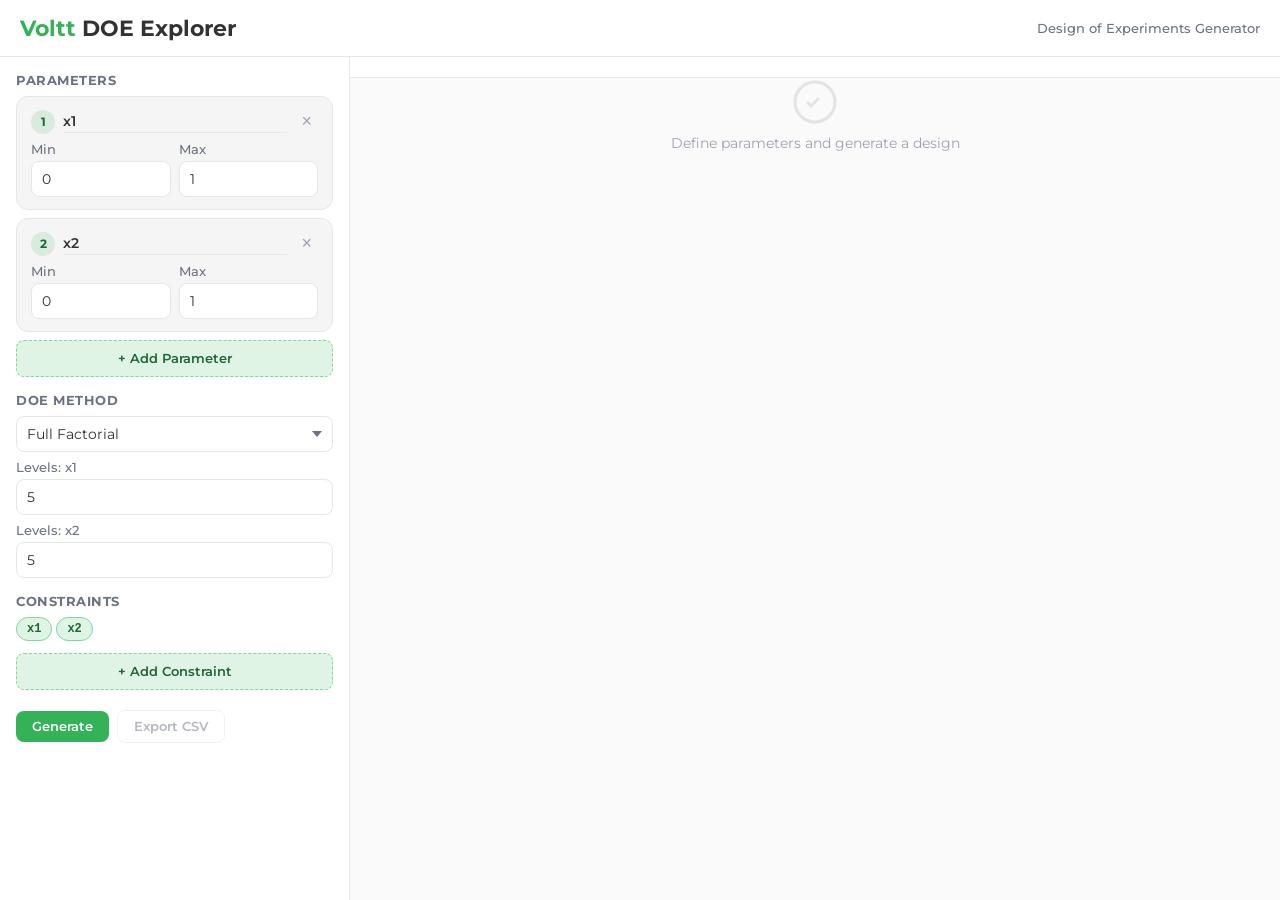
<file: archive/voltt-doe-explorer.html>
<!DOCTYPE html>
<html lang="en">
<head>
<meta charset="UTF-8">
<meta name="viewport" content="width=device-width, initial-scale=1.0">
<title>Voltt DOE Explorer</title>
<link href="https://fonts.googleapis.com/css2?family=Montserrat:wght@400;500;600;700&display=swap" rel="stylesheet">
<style>
:root {
  --green: #33b257;
  --green-light: #7dda98;
  --green-dark: #1e6632;
  --green-bg: rgba(51, 178, 87, 0.15);
  --blue: #58b8fe;
  --blue-light: #b7dfff;
  --blue-dark: #1a6eb5;
  --blue-bg: rgba(88, 184, 254, 0.15);
  --gray: #323232;
  --gray-light: #dadada;
  --gray-bg: #f5f5f5;
  --gray-border: #e5e7eb;
  --gray-button: #e5e7eb;
  --gray-muted: #6b7280;
  --gray-subtle: #9ca3af;
  --red: #f0421c;
  --orange: #ffa500;
  --yellow: #ffc107;
  --purple: #7d3c98;
  --font: 'Montserrat', -apple-system, BlinkMacSystemFont, 'Segoe UI', Roboto, sans-serif;
  --radius-sm: 4px;
  --radius-md: 6px;
  --radius-lg: 8px;
  --radius-xl: 12px;
  --radius-2xl: 16px;
  --shadow-sm: 0 1px 2px rgba(0,0,0,0.05);
  --shadow-md: 0 1px 4px rgba(0,0,0,0.08);
  --shadow-lg: 0 4px 12px rgba(0,0,0,0.1);
  --transition: 150ms ease-in-out;
}
* { margin:0; padding:0; box-sizing:border-box; }
body { font-family:var(--font); background:var(--gray-bg); color:var(--gray); height:100vh; overflow:hidden; display:flex; flex-direction:column; }

/* ── Header ── */
.header {
  display:flex; align-items:center; gap:12px; padding:14px 20px;
  border-bottom:1px solid var(--gray-border); background:#ffffff;
}
.header h1 { font-size:1.4rem; font-weight:700; color:var(--gray); }
.header .voltt { color:var(--green); }
.header .subtitle { font-size:0.8rem; color:var(--gray-muted); margin-left:auto; font-weight:500; }
.main { display:flex; flex:1; overflow:hidden; }

/* ── Left Panel ── */
.panel {
  width:350px; min-width:350px; overflow-y:auto; border-right:1px solid var(--gray-border);
  background:#ffffff; padding:16px; display:flex; flex-direction:column; gap:16px;
}
.section-title {
  font-size:0.8rem; font-weight:700; text-transform:uppercase; letter-spacing:0.5px;
  color:var(--gray-muted); margin-bottom:8px;
}

/* ── Parameter Cards ── */
.param-card {
  background:var(--gray-bg); border:1px solid var(--gray-border);
  border-radius:var(--radius-xl); padding:12px 14px; margin-bottom:8px;
}
.param-header { display:flex; align-items:center; gap:8px; margin-bottom:8px; }
.param-index {
  font-size:0.75rem; font-weight:700; color:var(--green-dark);
  background:var(--green-bg); width:24px; height:24px;
  border-radius:9999px; display:flex; align-items:center; justify-content:center; flex-shrink:0;
}
.param-name-input {
  flex:1; background:transparent; border:none; border-bottom:1px solid var(--gray-border);
  color:var(--gray); font-family:var(--font); font-size:0.9rem; font-weight:600;
  padding:2px 0; outline:none; transition:var(--transition);
}
.param-name-input:focus { border-bottom-color:var(--green); box-shadow:none; }
.param-remove {
  background:none; border:none; color:var(--gray-subtle); cursor:pointer;
  font-size:18px; padding:2px 6px; border-radius:var(--radius-sm); transition:var(--transition);
}
.param-remove:hover { color:var(--red); background:rgba(240,66,28,0.08); }
.param-bounds { display:flex; gap:8px; }
.param-bounds label {
  font-size:0.8rem; color:var(--gray-muted); font-weight:500;
  display:flex; flex-direction:column; gap:4px; flex:1;
}

/* ── Inputs ── */
input[type="number"], input[type="text"], select {
  background:#ffffff; border:1px solid var(--gray-border); border-radius:var(--radius-lg);
  color:var(--gray); font-family:var(--font); font-size:0.9rem; padding:8px 10px;
  outline:none; width:100%; transition:var(--transition);
}
input:focus, select:focus {
  outline:none; box-shadow:0 0 0 2px #ffffff, 0 0 0 4px var(--green); border-color:var(--green);
}
select {
  cursor:pointer; appearance:none;
  background-image:url("data:image/svg+xml,%3Csvg xmlns='http://www.w3.org/2000/svg' width='10' height='6'%3E%3Cpath d='M0 0l5 6 5-6z' fill='%236b7280'/%3E%3C/svg%3E");
  background-repeat:no-repeat; background-position:right 10px center; padding-right:28px;
}

/* ── Buttons ── */
.btn {
  font-family:var(--font); font-size:0.8rem; font-weight:600; padding:8px 16px;
  border-radius:var(--radius-lg); border:none; cursor:pointer; transition:var(--transition);
}
.btn-primary { background:var(--green); color:#ffffff; }
.btn-primary:hover { background:var(--green-dark); }
.btn-outline { background:transparent; border:1px solid var(--gray-border); color:var(--gray-muted); }
.btn-outline:hover { border-color:var(--green); color:var(--green); }
.btn:disabled { opacity:0.5; cursor:not-allowed; }
.btn:focus { outline:none; box-shadow:0 0 0 2px #ffffff, 0 0 0 4px var(--green); }

.add-param-btn {
  width:100%; padding:10px; background:var(--green-bg); border:1px dashed var(--green-light);
  border-radius:var(--radius-lg); color:var(--green-dark); font-family:var(--font);
  font-size:0.8rem; font-weight:600; cursor:pointer; transition:var(--transition);
}
.add-param-btn:hover { background:rgba(51,178,87,0.25); border-color:var(--green); }
.add-param-btn:disabled { opacity:0.4; cursor:not-allowed; }

/* ── DOE Settings ── */
.doe-settings { display:flex; flex-direction:column; gap:8px; margin-top:8px; }
.doe-row { display:flex; gap:8px; align-items:center; }
.doe-row label {
  font-size:0.8rem; color:var(--gray-muted); font-weight:500;
  flex:1; display:flex; flex-direction:column; gap:4px;
}

/* ── Constraints ── */
.constraint-row { display:flex; gap:6px; align-items:center; margin-bottom:6px; }
.constraint-input {
  flex:1; font-family:'Courier New', monospace; font-size:0.85rem;
  background:#ffffff; border:1px solid var(--gray-border); border-radius:var(--radius-lg);
  color:var(--gray); padding:8px 10px; outline:none; transition:var(--transition);
}
.constraint-input:focus { box-shadow:0 0 0 2px #ffffff, 0 0 0 4px var(--green); border-color:var(--green); }
.constraint-remove {
  background:none; border:none; color:var(--gray-subtle); cursor:pointer;
  font-size:16px; transition:var(--transition);
}
.constraint-remove:hover { color:var(--red); }
.var-pills { display:flex; gap:4px; flex-wrap:wrap; margin-bottom:8px; }
.var-pill {
  font-size:0.75rem; font-weight:600; padding:4px 10px; border-radius:9999px;
  background:var(--green-bg); color:var(--green-dark); border:1px solid var(--green-light);
  cursor:pointer; font-family:'Courier New', monospace; user-select:none; transition:var(--transition);
}
.var-pill:hover { background:rgba(51,178,87,0.3); }
.constraint-status { font-size:0.8rem; color:var(--gray-muted); margin-top:4px; }
.constraint-status.error { color:var(--red); }

/* ── Generate Bar ── */
.generate-section { display:flex; gap:8px; align-items:center; }
.results-summary { font-size:0.8rem; color:var(--gray-muted); margin-top:8px; }
.results-summary span { font-weight:600; }
.results-summary .feasible-ct { color:var(--green); }
.results-summary .infeasible-ct { color:var(--red); }

/* ── Right Pane ── */
.plot-area { flex:1; display:flex; flex-direction:column; overflow:hidden; }
.plot-toolbar {
  display:flex; align-items:center; gap:8px; padding:10px 16px;
  border-bottom:1px solid var(--gray-border); background:#ffffff; flex-wrap:wrap;
}
.plot-toolbar label { font-size:0.8rem; color:var(--gray-muted); font-weight:600; }

/* ── View Buttons (pill tabs) ── */
.view-tabs {
  display:inline-flex; gap:4px; background:#f3f4f6; padding:4px; border-radius:var(--radius-lg);
}
.view-btn {
  font-family:var(--font); font-size:0.8rem; font-weight:600; padding:6px 12px;
  border-radius:var(--radius-md); border:none; background:transparent;
  color:var(--gray-muted); cursor:pointer; transition:var(--transition);
}
.view-btn.active {
  background:#ffffff; color:var(--green);
  box-shadow:0 1px 2px rgba(0,0,0,0.05);
}
.view-btn:hover:not(.active) { color:var(--gray); }

.slice-control { display:flex; align-items:center; gap:6px; margin-left:8px; }
.slice-control input[type="range"] {
  width:120px; accent-color:var(--green); height:4px;
}
.slice-val { font-size:0.8rem; color:var(--gray); font-weight:600; min-width:48px; }
.canvas-wrap { flex:1; position:relative; background:#fafafa; }
.canvas-wrap canvas { position:absolute; top:0; left:0; }

/* ── Table ── */
.table-section {
  max-height:200px; overflow:auto; border-top:1px solid var(--gray-border);
  background:#ffffff; flex-shrink:0;
}
.table-section table { width:100%; border-collapse:collapse; font-size:0.8rem; }
.table-section th {
  position:sticky; top:0; background:#ffffff; font-size:0.75rem; font-weight:700;
  text-transform:uppercase; letter-spacing:0.5px; color:var(--gray-muted);
  padding:8px 12px; text-align:left; border-bottom:1px solid var(--gray-border);
}
.table-section td {
  padding:6px 12px; border-bottom:1px solid #f3f4f6;
  font-family:'Courier New', monospace; font-size:0.8rem; color:var(--gray);
}
.table-section tr:hover td { background:#f9fafb; }
.feas-yes { color:var(--green); font-weight:600; }
.feas-no { color:var(--red); font-weight:600; }
.table-toolbar {
  display:flex; align-items:center; gap:8px; padding:8px 12px;
  border-top:1px solid var(--gray-border); background:#ffffff; flex-shrink:0;
}
.table-toolbar .count { font-size:0.8rem; color:var(--gray-muted); }

.sep { width:1px; height:20px; background:var(--gray-border); margin:0 4px; }

/* ── Empty State ── */
.empty-state {
  display:flex; align-items:center; justify-content:center; flex:1;
  flex-direction:column; gap:8px; color:var(--gray-subtle); font-size:0.9rem;
}
.empty-state svg { opacity:0.25; }

/* ── Scrollbar ── */
::-webkit-scrollbar { width:6px; height:6px; }
::-webkit-scrollbar-track { background:#f3f4f6; }
::-webkit-scrollbar-thumb { background:var(--gray-light); border-radius:3px; }
::-webkit-scrollbar-thumb:hover { background:var(--gray-subtle); }
</style>
</head>
<body>

<div class="header">
  <h1><span class="voltt">Voltt</span> DOE Explorer</h1>
  <span class="subtitle">Design of Experiments Generator</span>
</div>

<div class="main">
  <div class="panel" id="panel">
    <!-- PARAMETERS -->
    <div>
      <div class="section-title">Parameters</div>
      <div id="paramList"></div>
      <button class="add-param-btn" id="addParamBtn" onclick="addParam()">+ Add Parameter</button>
    </div>

    <!-- DOE METHOD -->
    <div>
      <div class="section-title">DOE Method</div>
      <select id="doeMethod" onchange="onMethodChange()">
        <option value="fullfact">Full Factorial</option>
        <option value="lhs">Latin Hypercube</option>
        <option value="ccd">Central Composite (CCD)</option>
        <option value="boxbehnken">Box-Behnken</option>
        <option value="random">Random Uniform</option>
        <option value="sobol">Sobol Sequence</option>
      </select>
      <div class="doe-settings" id="doeSettings"></div>
    </div>

    <!-- CONSTRAINTS -->
    <div>
      <div class="section-title">Constraints</div>
      <div class="var-pills" id="varPills"></div>
      <div id="constraintList"></div>
      <button class="add-param-btn" onclick="addConstraint()" style="margin-top:4px">+ Add Constraint</button>
      <div class="constraint-status" id="constraintStatus"></div>
    </div>

    <!-- GENERATE -->
    <div>
      <div class="generate-section">
        <button class="btn btn-primary" onclick="generate()" id="genBtn">Generate</button>
        <button class="btn btn-outline" onclick="exportCSV()" id="exportBtn" disabled>Export CSV</button>
      </div>
      <div class="results-summary" id="resultsSummary"></div>
    </div>
  </div>

  <div class="plot-area">
    <div class="plot-toolbar" id="plotToolbar"></div>
    <div class="canvas-wrap" id="canvasWrap">
      <canvas id="plotCanvas"></canvas>
      <div class="empty-state" id="emptyState">
        <svg width="48" height="48" viewBox="0 0 24 24" fill="none" stroke="currentColor" stroke-width="1.5"><circle cx="12" cy="12" r="10"/><path d="M8 12l2 2 4-4"/></svg>
        <span>Define parameters and generate a design</span>
      </div>
    </div>
    <div class="table-section" id="tableSection" style="display:none"></div>
    <div class="table-toolbar" id="tableToolbar" style="display:none">
      <span class="count" id="tableCount"></span>
      <label style="font-size:0.8rem;color:var(--gray-muted);margin-left:auto;display:flex;align-items:center;gap:4px;cursor:pointer;">
        <input type="checkbox" id="feasOnlyExport" style="accent-color:var(--green)"> Feasible only
      </label>
    </div>
  </div>
</div>

<script>
'use strict';

// ═══════════════════════════════════════════════════════════════════
// CHART CONSTANTS (Voltt style guide)
// ═══════════════════════════════════════════════════════════════════
const CHART = {
  bg:'#fafafa', grid:'#eeeeee', axis:'#cccccc', text:'#323232',
  textMuted:'#6b7280', font:"'Montserrat', sans-serif",
  series:['#33b257','#f0421c','#58b8fe','#7d3c98','#ffc107','#ffa500'],
  feasible:'#33b257', infeasible:'rgba(240,66,28,0.45)',
  feasibleFill:'rgba(51,178,87,0.7)', infeasibleFill:'rgba(240,66,28,0.3)',
  regionFill:'rgba(51,178,87,0.08)', regionBorder:'rgba(51,178,87,0.3)',
};

// ═══════════════════════════════════════════════════════════════════
// STATE
// ═══════════════════════════════════════════════════════════════════
let params = [];
let constraints = [];
let points = null;
let viewMode = '3d';
let sliceVal = 0.5, sliceAxis = 2;
let rot = {ax:-0.4, ay:0.6};
let dragging = false, dragStart={x:0,y:0}, rotStart={ax:0,ay:0};
let zoom = 1.0;
let lastConstraintInput = null;

// ═══════════════════════════════════════════════════════════════════
// PARAMETERS
// ═══════════════════════════════════════════════════════════════════
function addParam() {
  if (params.length >= 3) return;
  const id = Date.now();
  params.push({id, name:'x'+(params.length+1), min:0, max:1});
  renderParams(); onMethodChange(); updateVarPills();
}

function removeParam(id) {
  params = params.filter(p=>p.id!==id);
  renderParams(); onMethodChange(); updateVarPills();
  points = null; renderPlot();
}

function renderParams() {
  const el = document.getElementById('paramList');
  el.innerHTML = '';
  params.forEach((p,i) => {
    const d = document.createElement('div');
    d.className = 'param-card';
    d.innerHTML = `
      <div class="param-header">
        <span class="param-index">${i+1}</span>
        <input class="param-name-input" value="${p.name}" placeholder="Name"
          oninput="params[${i}].name=this.value;updateVarPills();onMethodChange()">
        <button class="param-remove" onclick="removeParam(${p.id})">&times;</button>
      </div>
      <div class="param-bounds">
        <label>Min<input type="number" value="${p.min}" onchange="params[${i}].min=+this.value" step="any"></label>
        <label>Max<input type="number" value="${p.max}" onchange="params[${i}].max=+this.value" step="any"></label>
      </div>`;
    el.appendChild(d);
  });
  document.getElementById('addParamBtn').disabled = params.length >= 3;
}

// ═══════════════════════════════════════════════════════════════════
// VARIABLE PILLS
// ═══════════════════════════════════════════════════════════════════
function updateVarPills() {
  const el = document.getElementById('varPills');
  el.innerHTML = '';
  params.forEach(p => {
    const s = document.createElement('span');
    s.className = 'var-pill'; s.textContent = p.name;
    s.onclick = () => insertVar(p.name);
    el.appendChild(s);
  });
}

function insertVar(name) {
  if (!lastConstraintInput) {
    const inputs = document.querySelectorAll('.constraint-input');
    if (inputs.length) lastConstraintInput = inputs[inputs.length-1]; else return;
  }
  const inp = lastConstraintInput;
  const s = inp.selectionStart ?? inp.value.length, e = inp.selectionEnd ?? s;
  inp.value = inp.value.slice(0,s) + name + inp.value.slice(e);
  inp.focus();
  inp.selectionStart = inp.selectionEnd = s + name.length;
  const idx = inp.dataset.idx;
  if (idx !== undefined) constraints[idx].expr = inp.value;
}

// ═══════════════════════════════════════════════════════════════════
// CONSTRAINTS
// ═══════════════════════════════════════════════════════════════════
function addConstraint() { constraints.push({expr:''}); renderConstraints(); }

function removeConstraint(i) { constraints.splice(i,1); renderConstraints(); }

function renderConstraints() {
  const el = document.getElementById('constraintList');
  el.innerHTML = '';
  constraints.forEach((c,i) => {
    const d = document.createElement('div');
    d.className = 'constraint-row';
    const ex = params.length >= 2
      ? `e.g. ${params[0]?.name||'x1'} + ${params[1]?.name||'x2'} <= 1.5`
      : `e.g. ${params[0]?.name||'x1'} >= 0.2`;
    d.innerHTML = `
      <input class="constraint-input" type="text" data-idx="${i}" value="${c.expr}" placeholder="${ex}"
        oninput="constraints[${i}].expr=this.value"
        onfocus="lastConstraintInput=this">
      <button class="constraint-remove" onclick="removeConstraint(${i})">&times;</button>`;
    el.appendChild(d);
  });
}

function compileConstraints() {
  const names = params.map(p=>p.name);
  const fns = [];
  const st = document.getElementById('constraintStatus');
  for (let i=0; i<constraints.length; i++) {
    let expr = constraints[i].expr.trim();
    if (!expr) continue;
    try {
      const fn = new Function(...names, 'return (' + expr + ');');
      fn(...names.map(()=>0.5));
      fns.push(fn);
    } catch(e) {
      st.textContent = 'Error in constraint '+(i+1)+': '+e.message;
      st.className = 'constraint-status error';
      return null;
    }
  }
  st.textContent = ''; st.className = 'constraint-status';
  return fns;
}

function evalFeasible(vals, fns) {
  if (!fns || !fns.length) return true;
  return fns.every(fn => { try { return !!fn(...vals); } catch { return false; } });
}

// ═══════════════════════════════════════════════════════════════════
// DOE METHOD SETTINGS
// ═══════════════════════════════════════════════════════════════════
function onMethodChange() {
  const m = document.getElementById('doeMethod').value;
  const el = document.getElementById('doeSettings');
  const n = params.length;
  let h = '';
  if (m === 'fullfact') {
    params.forEach((p,i) => {
      h += `<div class="doe-row"><label>Levels: ${p.name}<input type="number" id="ff_n${i}" value="5" min="2" max="50"></label></div>`;
    });
  } else if (m === 'lhs') {
    h = `<div class="doe-row"><label>Sample count<input type="number" id="lhs_n" value="20" min="2" max="1000"></label></div>
         <div class="doe-row"><label>Optimisation<select id="lhs_opt"><option value="none">None</option><option value="maximin" selected>Maximin</option></select></label></div>`;
  } else if (m === 'ccd') {
    h = `<div class="doe-row"><label>Alpha<select id="ccd_alpha"><option value="face">Face-centred</option><option value="rotatable">Rotatable</option><option value="spherical">Spherical</option></select></label></div>
         <div class="doe-row"><label>Centre points<input type="number" id="ccd_cp" value="3" min="1" max="10"></label></div>`;
  } else if (m === 'boxbehnken') {
    h = `<div class="doe-row"><label>Centre points<input type="number" id="bb_cp" value="3" min="1" max="10"></label></div>`;
    if (n !== 3) h += `<div style="font-size:0.8rem;color:var(--orange);margin-top:4px;">Requires exactly 3 parameters</div>`;
  } else if (m === 'random') {
    h = `<div class="doe-row"><label>Sample count<input type="number" id="rand_n" value="30" min="1" max="2000"></label></div>`;
  } else if (m === 'sobol') {
    h = `<div class="doe-row"><label>Sample count (power of 2)<input type="number" id="sob_n" value="32" min="4" max="1024"></label></div>`;
  }
  el.innerHTML = h;
}

// ═══════════════════════════════════════════════════════════════════
// DOE GENERATION ALGORITHMS
// ═══════════════════════════════════════════════════════════════════
function genFullFactorial() {
  const levels = params.map((_,i) => +(document.getElementById('ff_n'+i)?.value||5));
  const pts = [], nd = params.length;
  function recurse(dim, cur) {
    if (dim === nd) { pts.push([...cur]); return; }
    const lv = levels[dim];
    for (let j=0; j<lv; j++) { cur[dim] = lv===1 ? 0.5 : j/(lv-1); recurse(dim+1, cur); }
  }
  recurse(0, new Array(nd));
  return pts;
}

function genLHS() {
  const n = +(document.getElementById('lhs_n')?.value||20), d = params.length;
  const opt = document.getElementById('lhs_opt')?.value||'none';
  function makeLHS() {
    const m = [];
    for (let j=0; j<d; j++) {
      const perm = Array.from({length:n},(_,i)=>i);
      for (let i=n-1;i>0;i--) { const k=Math.floor(Math.random()*(i+1)); [perm[i],perm[k]]=[perm[k],perm[i]]; }
      m.push(perm);
    }
    return Array.from({length:n},(_,i)=> m.map(col=>(col[i]+Math.random())/n));
  }
  if (opt==='none') return makeLHS();
  let best = makeLHS(), bestMD = minDist(best);
  for (let iter=0; iter<200; iter++) {
    const c = makeLHS(), md = minDist(c);
    if (md>bestMD) { best=c; bestMD=md; }
  }
  return best;
}

function minDist(pts) {
  let md=Infinity;
  for (let i=0;i<pts.length;i++) for(let j=i+1;j<pts.length;j++) {
    let s=0; for(let k=0;k<pts[0].length;k++) s+=(pts[i][k]-pts[j][k])**2;
    if(s<md) md=s;
  }
  return md;
}

function genCCD() {
  const k=params.length, at=document.getElementById('ccd_alpha')?.value||'face';
  const cp=+(document.getElementById('ccd_cp')?.value||3);
  let alpha = at==='face' ? 1 : at==='rotatable' ? Math.pow(2,k/4) : Math.sqrt(k);
  const pts=[];
  for (let i=0;i<(1<<k);i++) { const pt=[]; for(let j=0;j<k;j++) pt.push((i>>j)&1?1:0); pts.push(pt); }
  for (let j=0;j<k;j++) {
    const lo=Array(k).fill(0.5); lo[j]=0.5-alpha*0.5;
    const hi=Array(k).fill(0.5); hi[j]=0.5+alpha*0.5;
    pts.push(lo,hi);
  }
  for (let i=0;i<cp;i++) pts.push(Array(k).fill(0.5));
  return pts.map(p=>p.map(v=>Math.max(0,Math.min(1,v))));
}

function genBoxBehnken() {
  if (params.length!==3) return [];
  const cp=+(document.getElementById('bb_cp')?.value||3);
  const base=[[0,0,.5],[0,1,.5],[1,0,.5],[1,1,.5],[0,.5,0],[0,.5,1],[1,.5,0],[1,.5,1],[.5,0,0],[.5,0,1],[.5,1,0],[.5,1,1]];
  const pts=[...base];
  for (let i=0;i<cp;i++) pts.push([.5,.5,.5]);
  return pts;
}

function genRandom() {
  const n=+(document.getElementById('rand_n')?.value||30), d=params.length;
  return Array.from({length:n}, ()=>Array.from({length:d}, ()=>Math.random()));
}

function genSobol() {
  let n=+(document.getElementById('sob_n')?.value||32);
  n=Math.pow(2, Math.ceil(Math.log2(n)));
  const d=params.length, bases=[2,3,5];
  function vdc(idx,base) { let r=0,f=1/base,i=idx; while(i>0){r+=(i%base)*f;f/=base;i=Math.floor(i/base);} return r; }
  return Array.from({length:n},(_,i)=>{
    if(d===1) return [(i+0.5)/n];
    return Array.from({length:d},(_,j)=>j===0?(i+0.5)/n:vdc(i+1,bases[j]));
  });
}

// ═══════════════════════════════════════════════════════════════════
// GENERATE
// ═══════════════════════════════════════════════════════════════════
function generate() {
  if (!params.length) return;
  const m = document.getElementById('doeMethod').value;
  const gen = {fullfact:genFullFactorial,lhs:genLHS,ccd:genCCD,boxbehnken:genBoxBehnken,random:genRandom,sobol:genSobol};
  const norm = (gen[m]||genRandom)();
  if (!norm.length) { alert('No points generated. Check settings.'); return; }
  const cfns = compileConstraints();
  if (cfns === null) return;

  points = norm.map(nv => {
    const vals = nv.map((v,i) => params[i].min + v*(params[i].max - params[i].min));
    return {norm:nv, vals, feasible:evalFeasible(vals,cfns)};
  });

  const nF = points.filter(p=>p.feasible).length, nI = points.length - nF;
  document.getElementById('resultsSummary').innerHTML =
    `<span>${points.length}</span> points &mdash; <span class="feasible-ct">${nF} feasible</span> &middot; <span class="infeasible-ct">${nI} infeasible</span>`;
  document.getElementById('exportBtn').disabled = false;
  setupToolbar(); renderTable(); renderPlot();
}

// ═══════════════════════════════════════════════════════════════════
// TOOLBAR
// ═══════════════════════════════════════════════════════════════════
function setupToolbar() {
  const tb = document.getElementById('plotToolbar'), n = params.length;
  let h = '<label>View:</label><div class="view-tabs">';
  if (n===1) { h += vb('strip','Strip',true); }
  else if (n===2) { h += vb('2d','2D Scatter',true); }
  else if (n===3) {
    h += vb('3d','3D',true);
    h += vb('xy',params[0].name+'–'+params[1].name);
    h += vb('xz',params[0].name+'–'+params[2].name);
    h += vb('yz',params[1].name+'–'+params[2].name);
    h += vb('slice','Slice');
  }
  h += '</div>';
  tb.innerHTML = h;
  viewMode = n===3?'3d':n===2?'2d':'strip';
  function vb(id,label,active) {
    return `<button class="view-btn ${active?'active':''}" data-view="${id}" onclick="setView('${id}')">${label}</button>`;
  }
}

function setView(v) {
  viewMode = v;
  document.querySelectorAll('.view-btn').forEach(b=>b.classList.toggle('active',b.dataset.view===v));
  let sc = document.getElementById('sliceControls');
  if (v==='slice') {
    if (!sc) { sc=document.createElement('div'); sc.id='sliceControls'; sc.className='slice-control'; document.getElementById('plotToolbar').appendChild(sc); }
    updateSliceControls(); sc.style.display='flex';
  } else if (sc) sc.style.display='none';
  renderPlot();
}

function updateSliceControls() {
  const sc = document.getElementById('sliceControls');
  if (!sc) return;
  sc.innerHTML = `<select id="sliceAxisSel" onchange="sliceAxis=+this.value;renderPlot()" style="width:auto;padding:4px 24px 4px 8px;font-size:0.8rem;">
    ${params.map((p,i)=>`<option value="${i}" ${i===sliceAxis?'selected':''}>${p.name}</option>`).join('')}
  </select>
  <input type="range" min="0" max="1" step="0.01" value="${sliceVal}"
    oninput="sliceVal=+this.value;document.getElementById('sliceValTxt').textContent=sliceValReal();renderPlot()">
  <span class="slice-val" id="sliceValTxt">${sliceValReal()}</span>`;
}

function sliceValReal() {
  const p=params[sliceAxis];
  return p?(p.min+sliceVal*(p.max-p.min)).toFixed(3):sliceVal.toFixed(3);
}

// ═══════════════════════════════════════════════════════════════════
// RENDERING
// ═══════════════════════════════════════════════════════════════════
function renderPlot() {
  const wrap=document.getElementById('canvasWrap'), cv=document.getElementById('plotCanvas');
  const ctx=cv.getContext('2d'), empty=document.getElementById('emptyState');
  if (!points||!points.length) { empty.style.display='flex'; return; }
  empty.style.display='none';

  const dpr=window.devicePixelRatio||1;
  const W=wrap.clientWidth, H=wrap.clientHeight;
  cv.width=W*dpr; cv.height=H*dpr;
  cv.style.width=W+'px'; cv.style.height=H+'px';
  ctx.setTransform(dpr,0,0,dpr,0,0);
  ctx.fillStyle=CHART.bg; ctx.fillRect(0,0,W,H);

  const pad={t:40,r:30,b:50,l:60};
  const pw=W-pad.l-pad.r, ph=H-pad.t-pad.b;

  if (params.length===1) drawStrip(ctx,pad,pw,ph);
  else if (params.length===2) draw2D(ctx,pad,pw,ph);
  else if (params.length===3) {
    if (viewMode==='3d') draw3D(ctx,W,H);
    else if (viewMode==='slice') drawSlice(ctx,pad,pw,ph);
    else drawProjection(ctx,pad,pw,ph);
  }
}

// ── 1D Strip ──
function drawStrip(ctx,pad,pw,ph) {
  const p=params[0];
  ctx.save(); ctx.translate(pad.l,pad.t);
  drawConstraintRegion1D(ctx,pw,ph);
  drawXAxis(ctx,p,pw,ph);
  const y0=ph/2;
  ctx.strokeStyle=CHART.axis; ctx.lineWidth=1;
  ctx.beginPath(); ctx.moveTo(0,y0); ctx.lineTo(pw,y0); ctx.stroke();
  points.forEach(pt=>{
    const x=pt.norm[0]*pw;
    ctx.beginPath(); ctx.arc(x,y0+(Math.random()-0.5)*ph*0.4,5,0,Math.PI*2);
    ctx.fillStyle=pt.feasible?CHART.feasibleFill:CHART.infeasibleFill;
    ctx.fill();
    ctx.strokeStyle=pt.feasible?CHART.feasible:'rgba(240,66,28,0.6)';
    ctx.lineWidth=1.5; ctx.stroke();
  });
  ctx.restore();
}

function drawConstraintRegion1D(ctx,pw,ph) {
  const cfns=compileConstraints(); if(!cfns||!cfns.length) return;
  const res=200;
  for (let i=0;i<res;i++) {
    const t=i/res, v=params[0].min+t*(params[0].max-params[0].min);
    if (evalFeasible([v],cfns)) { ctx.fillStyle=CHART.regionFill; ctx.fillRect(t*pw,0,pw/res+1,ph); }
  }
}

// ── 2D Scatter ──
function draw2D(ctx,pad,pw,ph) {
  ctx.save(); ctx.translate(pad.l,pad.t);
  drawConstraintRegion2D(ctx,pw,ph,0,1);
  drawGrid2D(ctx,params[0],params[1],pw,ph);
  points.forEach(pt=>{
    const x=pt.norm[0]*pw, y=(1-pt.norm[1])*ph;
    ctx.beginPath(); ctx.arc(x,y,5,0,Math.PI*2);
    ctx.fillStyle=pt.feasible?CHART.feasibleFill:CHART.infeasibleFill;
    ctx.fill();
    ctx.strokeStyle=pt.feasible?CHART.feasible:'rgba(240,66,28,0.6)';
    ctx.lineWidth=1.5; ctx.stroke();
  });
  ctx.restore();
}

function drawConstraintRegion2D(ctx,pw,ph,ai,bi,fixedAxis,fixedVal) {
  const cfns=compileConstraints(); if(!cfns||!cfns.length) return;
  const res=80, cw=pw/res, ch=ph/res;
  for (let i=0;i<res;i++) for(let j=0;j<res;j++) {
    const ta=(i+0.5)/res, tb=(j+0.5)/res;
    const vals=new Array(params.length);
    vals[ai]=params[ai].min+ta*(params[ai].max-params[ai].min);
    vals[bi]=params[bi].min+tb*(params[bi].max-params[bi].min);
    if(fixedAxis!==undefined) vals[fixedAxis]=fixedVal;
    const allVals=vals.map((v,k)=>v!==undefined?v:(params[k].min+0.5*(params[k].max-params[k].min)));
    if(evalFeasible(allVals,cfns)) { ctx.fillStyle=CHART.regionFill; ctx.fillRect(i*cw,(res-1-j)*ch,cw+0.5,ch+0.5); }
  }
  // Boundary
  ctx.fillStyle=CHART.regionBorder;
  for (let i=0;i<res;i++) for(let j=0;j<res;j++) {
    const ta=(i+0.5)/res, tb=(j+0.5)/res;
    const vals=new Array(params.length);
    vals[ai]=params[ai].min+ta*(params[ai].max-params[ai].min);
    vals[bi]=params[bi].min+tb*(params[bi].max-params[bi].min);
    if(fixedAxis!==undefined) vals[fixedAxis]=fixedVal;
    const allVals=vals.map((v,k)=>v!==undefined?v:(params[k].min+0.5*(params[k].max-params[k].min)));
    if(!evalFeasible(allVals,cfns)) continue;
    const nb=[[i-1,j],[i+1,j],[i,j-1],[i,j+1]];
    for(const[ni,nj] of nb) {
      if(ni<0||ni>=res||nj<0||nj>=res) continue;
      const nv=new Array(params.length);
      nv[ai]=params[ai].min+(ni+0.5)/res*(params[ai].max-params[ai].min);
      nv[bi]=params[bi].min+(nj+0.5)/res*(params[bi].max-params[bi].min);
      if(fixedAxis!==undefined) nv[fixedAxis]=fixedVal;
      const nAll=nv.map((v,k)=>v!==undefined?v:(params[k].min+0.5*(params[k].max-params[k].min)));
      if(!evalFeasible(nAll,cfns)) { ctx.fillRect(i*cw,(res-1-j)*ch,cw+0.5,ch+0.5); break; }
    }
  }
}

function drawGrid2D(ctx,px,py,pw,ph) {
  ctx.font='12px '+CHART.font; ctx.textAlign='center';
  for (let i=0;i<=5;i++) {
    const x=i/5*pw, v=px.min+i/5*(px.max-px.min);
    ctx.strokeStyle=CHART.grid; ctx.lineWidth=1;
    ctx.beginPath(); ctx.moveTo(x,0); ctx.lineTo(x,ph); ctx.stroke();
    ctx.fillStyle=CHART.text; ctx.fillText(fmt(v),x,ph+18);
  }
  ctx.fillStyle=CHART.textMuted; ctx.font='11px '+CHART.font;
  ctx.fillText(px.name, pw/2, ph+38);
  ctx.textAlign='right'; ctx.font='12px '+CHART.font;
  for (let i=0;i<=5;i++) {
    const y=(1-i/5)*ph, v=py.min+i/5*(py.max-py.min);
    ctx.strokeStyle=CHART.grid; ctx.beginPath(); ctx.moveTo(0,y); ctx.lineTo(pw,y); ctx.stroke();
    ctx.fillStyle=CHART.text; ctx.fillText(fmt(v),-8,y+4);
  }
  ctx.save(); ctx.translate(-44,ph/2); ctx.rotate(-Math.PI/2);
  ctx.textAlign='center'; ctx.fillStyle=CHART.textMuted; ctx.font='11px '+CHART.font;
  ctx.fillText(py.name,0,0); ctx.restore();
}

function drawXAxis(ctx,px,pw,ph) {
  ctx.font='12px '+CHART.font; ctx.textAlign='center';
  for (let i=0;i<=5;i++) {
    const x=i/5*pw, v=px.min+i/5*(px.max-px.min);
    ctx.strokeStyle=CHART.grid; ctx.lineWidth=1;
    ctx.beginPath(); ctx.moveTo(x,0); ctx.lineTo(x,ph); ctx.stroke();
    ctx.fillStyle=CHART.text; ctx.fillText(fmt(v),x,ph+18);
  }
  ctx.fillStyle=CHART.textMuted; ctx.font='11px '+CHART.font;
  ctx.fillText(px.name, pw/2, ph+38);
}

// ── 3D ──
function draw3D(ctx,W,H) {
  const cx=W/2, cy=H/2, sc=Math.min(W,H)*0.32*zoom;
  ctx.save();
  const ca=Math.cos(rot.ax),sa=Math.sin(rot.ax),cb=Math.cos(rot.ay),sb=Math.sin(rot.ay);
  function proj(nx,ny,nz) {
    let x=nx-0.5,y=ny-0.5,z=nz-0.5;
    let x1=x*cb+z*sb, y1=y, z1=-x*sb+z*cb;
    let x2=x1, y2=y1*ca-z1*sa, z2=y1*sa+z1*ca;
    return {x:cx+x2*sc, y:cy-y2*sc, z:z2};
  }

  // Wireframe cube
  const verts=[[0,0,0],[1,0,0],[0,1,0],[1,1,0],[0,0,1],[1,0,1],[0,1,1],[1,1,1]];
  const edges=[[0,1],[0,2],[0,4],[1,3],[1,5],[2,3],[2,6],[3,7],[4,5],[4,6],[5,7],[6,7]];
  ctx.strokeStyle=CHART.grid; ctx.lineWidth=0.8;
  edges.forEach(([a,b])=>{
    const pa=proj(...verts[a]),pb=proj(...verts[b]);
    ctx.beginPath(); ctx.moveTo(pa.x,pa.y); ctx.lineTo(pb.x,pb.y); ctx.stroke();
  });

  // Axes
  const axes=[
    {from:[0,0,0],to:[1,0,0],label:params[0].name},
    {from:[0,0,0],to:[0,1,0],label:params[1].name},
    {from:[0,0,0],to:[0,0,1],label:params[2].name}
  ];
  ctx.lineWidth=1.5;
  axes.forEach((a,i)=>{
    const f=proj(...a.from),t=proj(...a.to);
    ctx.strokeStyle=CHART.series[i]; ctx.beginPath(); ctx.moveTo(f.x,f.y); ctx.lineTo(t.x,t.y); ctx.stroke();
    ctx.fillStyle=CHART.series[i]; ctx.font='600 12px '+CHART.font; ctx.textAlign='center';
    ctx.fillText(a.label, t.x+(t.x-f.x)*0.12, t.y+(t.y-f.y)*0.12+4);
  });

  // Tick labels
  ctx.font='10px '+CHART.font; ctx.fillStyle=CHART.textMuted;
  for (let d=0;d<3;d++) for(let t=0;t<=1;t++) {
    const pos=[0,0,0]; pos[d]=t;
    const pr=proj(...pos);
    ctx.textAlign='center'; ctx.fillText(fmt(params[d].min+t*(params[d].max-params[d].min)), pr.x, pr.y+14);
  }

  // Points sorted by depth
  const projected = points.map(pt=>({...pt,...proj(...pt.norm)})).sort((a,b)=>a.z-b.z);
  projected.forEach(pt=>{
    ctx.beginPath(); ctx.arc(pt.x,pt.y,5,0,Math.PI*2);
    ctx.fillStyle=pt.feasible?CHART.feasibleFill:CHART.infeasibleFill;
    ctx.fill();
    ctx.strokeStyle=pt.feasible?CHART.feasible:'rgba(240,66,28,0.5)';
    ctx.lineWidth=1.5; ctx.stroke();
  });
  ctx.restore();
}

// ── Projection ──
function drawProjection(ctx,pad,pw,ph) {
  let ai,bi;
  if(viewMode==='xy'){ai=0;bi=1;} else if(viewMode==='xz'){ai=0;bi=2;} else{ai=1;bi=2;}
  ctx.save(); ctx.translate(pad.l,pad.t);
  drawConstraintRegion2D(ctx,pw,ph,ai,bi);
  drawGrid2D(ctx,params[ai],params[bi],pw,ph);
  points.forEach(pt=>{
    const x=pt.norm[ai]*pw, y=(1-pt.norm[bi])*ph;
    ctx.beginPath(); ctx.arc(x,y,5,0,Math.PI*2);
    ctx.fillStyle=pt.feasible?CHART.feasibleFill:CHART.infeasibleFill;
    ctx.fill();
    ctx.strokeStyle=pt.feasible?CHART.feasible:'rgba(240,66,28,0.5)';
    ctx.lineWidth=1.5; ctx.stroke();
  });
  ctx.restore();
}

// ── Slice ──
function drawSlice(ctx,pad,pw,ph) {
  const sa=sliceAxis, others=[0,1,2].filter(i=>i!==sa), ai=others[0], bi=others[1];
  const fixedReal=params[sa].min+sliceVal*(params[sa].max-params[sa].min);
  ctx.save(); ctx.translate(pad.l,pad.t);
  drawConstraintRegion2D(ctx,pw,ph,ai,bi,sa,fixedReal);
  drawGrid2D(ctx,params[ai],params[bi],pw,ph);

  // Slice label
  ctx.font='600 11px '+CHART.font; ctx.fillStyle=CHART.series[sa]; ctx.textAlign='left';
  ctx.fillText(`Slice: ${params[sa].name} = ${fmt(fixedReal)}`, 4, -14);

  const tol=0.08;
  points.forEach(pt=>{
    if(Math.abs(pt.norm[sa]-sliceVal)>tol) return;
    const alpha=1-Math.abs(pt.norm[sa]-sliceVal)/tol;
    const x=pt.norm[ai]*pw, y=(1-pt.norm[bi])*ph;
    ctx.globalAlpha=alpha;
    ctx.beginPath(); ctx.arc(x,y,5,0,Math.PI*2);
    ctx.fillStyle=pt.feasible?CHART.feasibleFill:CHART.infeasibleFill;
    ctx.fill();
    ctx.strokeStyle=pt.feasible?CHART.feasible:'rgba(240,66,28,0.5)';
    ctx.lineWidth=1.5; ctx.stroke();
  });
  ctx.globalAlpha=1;
  ctx.restore();
}

// ═══════════════════════════════════════════════════════════════════
// TABLE
// ═══════════════════════════════════════════════════════════════════
function renderTable() {
  const sec=document.getElementById('tableSection'), tb=document.getElementById('tableToolbar');
  sec.style.display='block'; tb.style.display='flex';
  let h='<table><thead><tr><th>#</th>';
  params.forEach(p=>h+='<th>'+p.name+'</th>');
  h+='<th>Feasible</th></tr></thead><tbody>';
  points.forEach((pt,i)=>{
    h+='<tr><td>'+(i+1)+'</td>';
    pt.vals.forEach(v=>h+='<td>'+v.toFixed(4)+'</td>');
    h+='<td class="'+(pt.feasible?'feas-yes':'feas-no')+'">'+(pt.feasible?'Yes':'No')+'</td></tr>';
  });
  h+='</tbody></table>';
  sec.innerHTML=h;
  const nf=points.filter(p=>p.feasible).length;
  document.getElementById('tableCount').textContent=`${points.length} points (${nf} feasible)`;
}

// ═══════════════════════════════════════════════════════════════════
// CSV EXPORT
// ═══════════════════════════════════════════════════════════════════
function exportCSV() {
  if(!points) return;
  const fo=document.getElementById('feasOnlyExport')?.checked;
  const data=fo?points.filter(p=>p.feasible):points;
  let csv=params.map(p=>p.name).join(',')+',feasible\n';
  data.forEach(pt=>csv+=pt.vals.map(v=>v.toFixed(6)).join(',')+','+(pt.feasible?1:0)+'\n');
  const a=document.createElement('a');
  a.href=URL.createObjectURL(new Blob([csv],{type:'text/csv'}));
  a.download='doe_design.csv'; a.click();
}

// ═══════════════════════════════════════════════════════════════════
// HELPERS
// ═══════════════════════════════════════════════════════════════════
function fmt(v) {
  if(Math.abs(v)>=1000) return v.toFixed(0);
  if(Math.abs(v)>=1) return v.toFixed(2);
  if(Math.abs(v)>=0.01) return v.toFixed(3);
  return v.toExponential(2);
}

// ═══════════════════════════════════════════════════════════════════
// 3D MOUSE / TOUCH INTERACTION
// ═══════════════════════════════════════════════════════════════════
const cv=document.getElementById('plotCanvas');
cv.addEventListener('mousedown',e=>{
  if(viewMode!=='3d'||params.length!==3) return;
  dragging=true; dragStart={x:e.clientX,y:e.clientY};
  rotStart={ax:rot.ax,ay:rot.ay}; cv.style.cursor='grabbing';
});
window.addEventListener('mousemove',e=>{
  if(!dragging) return;
  rot.ay=rotStart.ay+(e.clientX-dragStart.x)*0.008;
  rot.ax=rotStart.ax+(e.clientY-dragStart.y)*0.008;
  rot.ax=Math.max(-Math.PI/2,Math.min(Math.PI/2,rot.ax));
  renderPlot();
});
window.addEventListener('mouseup',()=>{dragging=false;cv.style.cursor='';});
cv.addEventListener('wheel',e=>{
  if(viewMode!=='3d'||params.length!==3) return;
  e.preventDefault();
  zoom=Math.max(0.3,Math.min(3,zoom-e.deltaY*0.001));
  renderPlot();
},{passive:false});
cv.addEventListener('touchstart',e=>{
  if(viewMode!=='3d'||params.length!==3||e.touches.length!==1) return;
  dragging=true; const t=e.touches[0];
  dragStart={x:t.clientX,y:t.clientY}; rotStart={ax:rot.ax,ay:rot.ay};
});
cv.addEventListener('touchmove',e=>{
  if(!dragging||e.touches.length!==1) return;
  e.preventDefault(); const t=e.touches[0];
  rot.ay=rotStart.ay+(t.clientX-dragStart.x)*0.008;
  rot.ax=rotStart.ax+(t.clientY-dragStart.y)*0.008;
  rot.ax=Math.max(-Math.PI/2,Math.min(Math.PI/2,rot.ax));
  renderPlot();
},{passive:false});
cv.addEventListener('touchend',()=>{dragging=false;});

window.addEventListener('resize',()=>{if(points) renderPlot();});

// ═══════════════════════════════════════════════════════════════════
// INIT
// ═══════════════════════════════════════════════════════════════════
addParam(); addParam(); onMethodChange();
</script>
</body>
</html>
</file>
